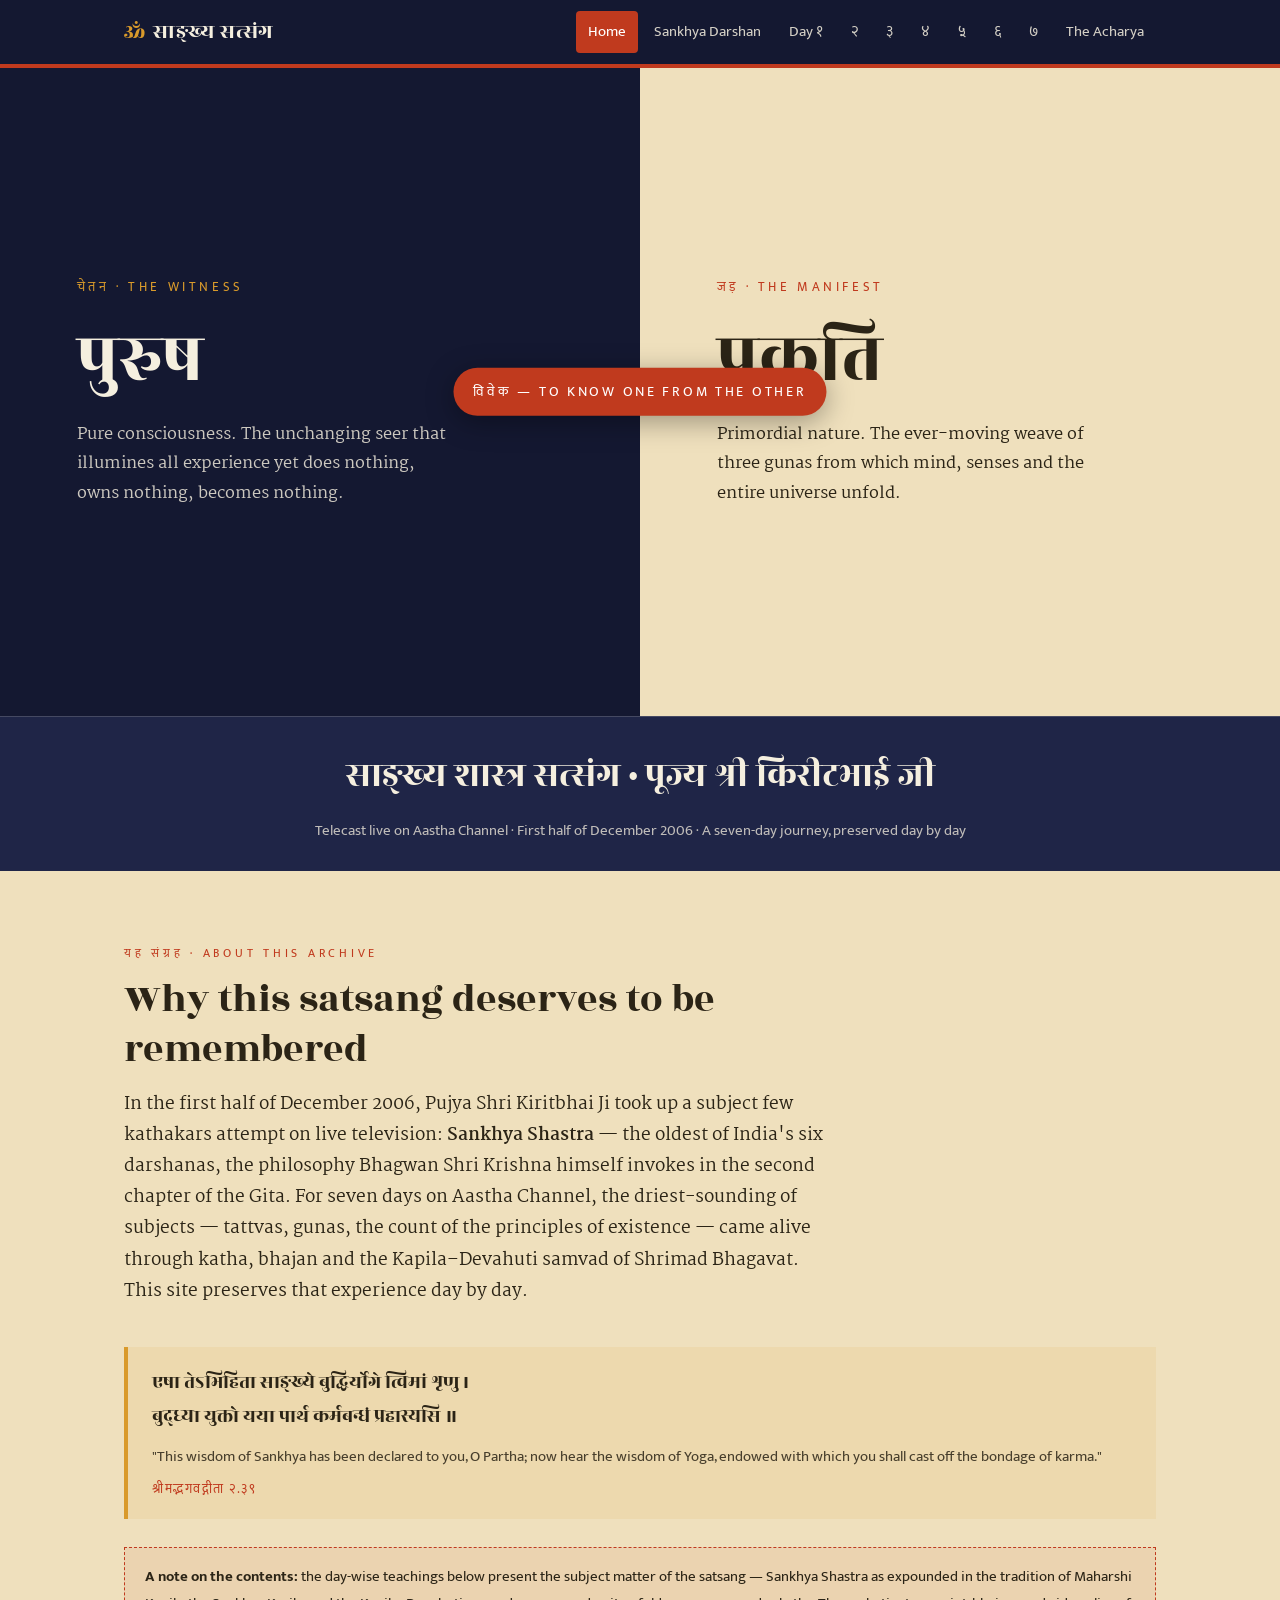
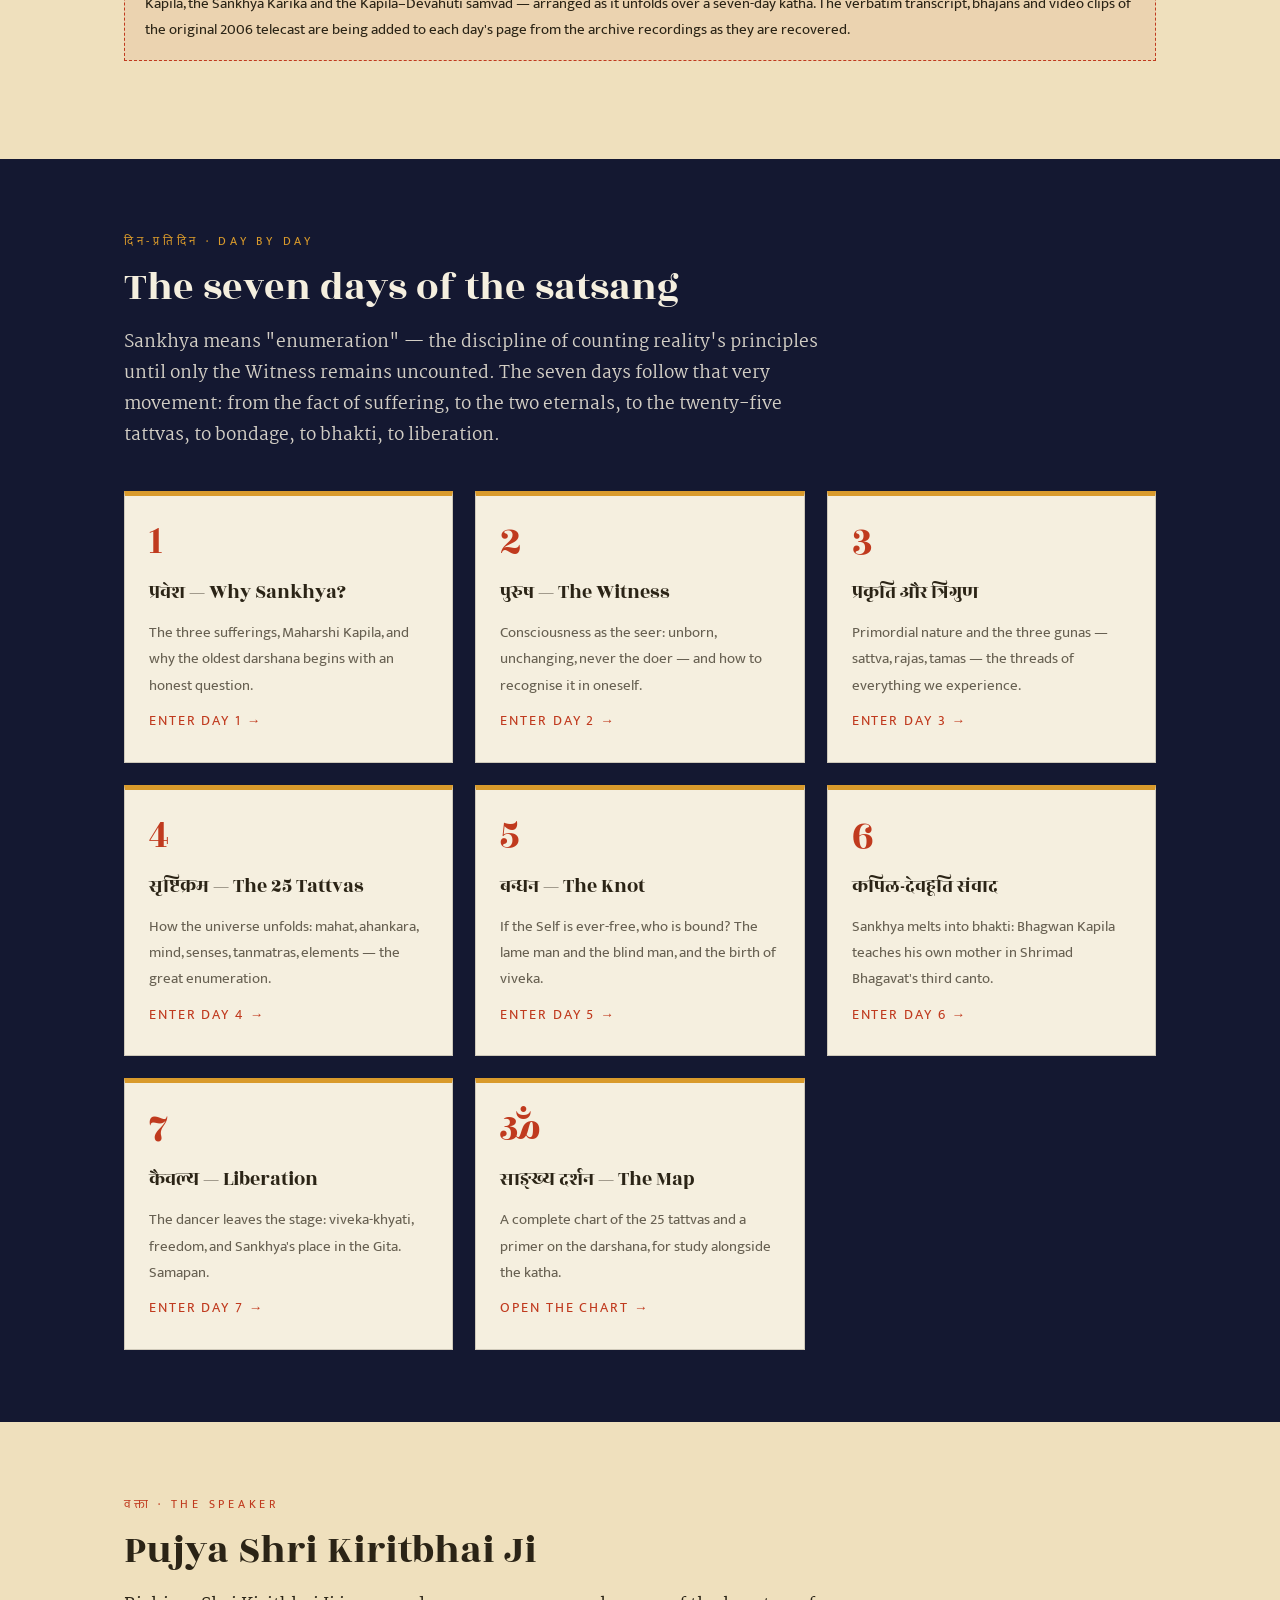
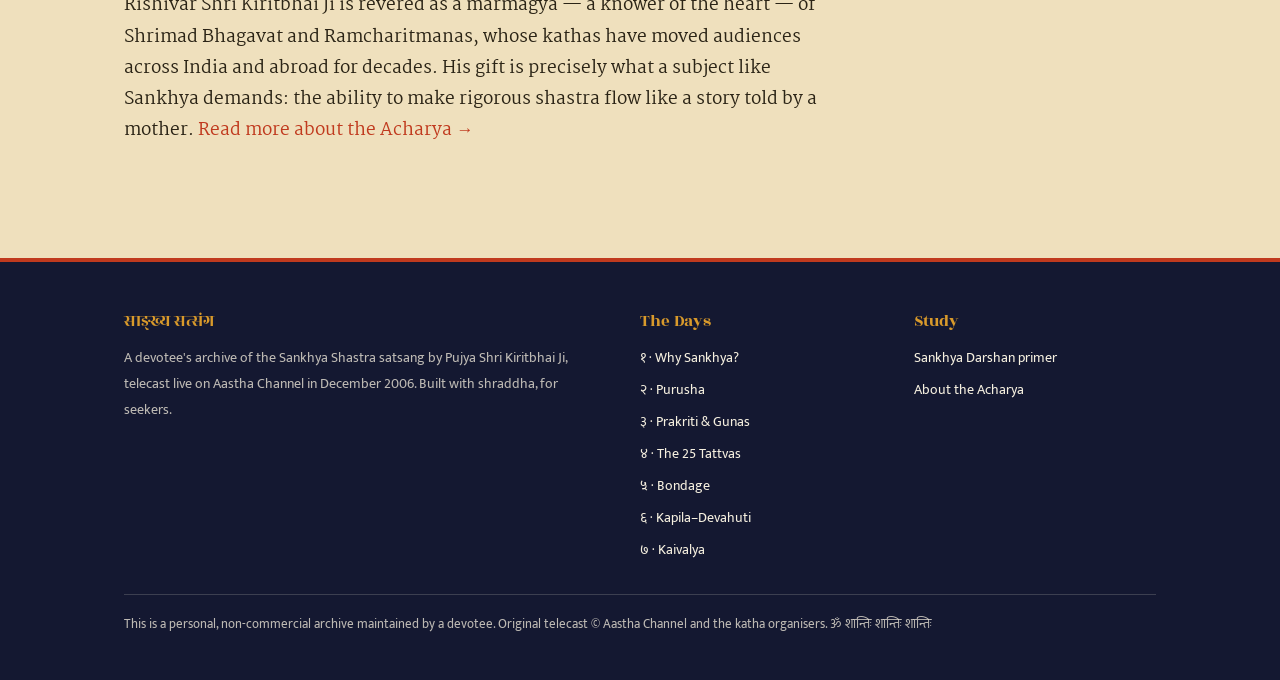
<file: index.html>
<!DOCTYPE html>
<html lang="hi">
<head>
<meta charset="UTF-8">
<meta name="viewport" content="width=device-width, initial-scale=1.0">
<title>साङ्ख्य सत्संग — Sankhya Shastra Satsang · Pujya Kiritbhai Ji · December 2006</title>
<meta name="description" content="A day-wise archive of the Sankhya Shastra satsang by Pujya Shri Kiritbhai Ji, telecast live on Aastha Channel in December 2006 — teachings, bhajans and video clips.">
<link rel="preconnect" href="https://fonts.googleapis.com">
<link rel="preconnect" href="https://fonts.gstatic.com" crossorigin>
<link href="https://fonts.googleapis.com/css2?family=Rozha+One&family=Martel:wght@400;600&family=Mukta:wght@400;500;600&display=swap" rel="stylesheet">
<link rel="stylesheet" href="css/style.css">
</head>
<body>

<header class="site-header">
  <div class="wrap">
    <a class="brand" href="index.html"><span class="om">ॐ</span>साङ्ख्य सत्संग</a>
    <nav class="main-nav" aria-label="Primary">
      <a href="index.html">Home</a>
      <a href="sankhya.html">Sankhya Darshan</a>
      <a href="day1.html">Day १</a>
      <a href="day2.html">२</a>
      <a href="day3.html">३</a>
      <a href="day4.html">४</a>
      <a href="day5.html">५</a>
      <a href="day6.html">६</a>
      <a href="day7.html">७</a>
      <a href="acharya.html">The Acharya</a>
    </nav>
  </div>
</header>

<main>

  <!-- The duality, made visual -->
  <div class="hero" role="img" aria-label="The two eternal principles of Sankhya: Purusha and Prakriti">
    <div class="hero-half hero-purusha">
      <div class="hero-eyebrow">चेतन · The Witness</div>
      <div class="hero-word">पुरुष</div>
      <p class="hero-def">Pure consciousness. The unchanging seer that illumines all experience yet does nothing, owns nothing, becomes nothing.</p>
    </div>
    <div class="hero-half hero-prakriti">
      <div class="hero-eyebrow">जड़ · The Manifest</div>
      <div class="hero-word">प्रकृति</div>
      <p class="hero-def">Primordial nature. The ever-moving weave of three gunas from which mind, senses and the entire universe unfold.</p>
    </div>
    <div class="hero-bridge">विवेक — to know one from the other</div>
  </div>

  <div class="hero-banner">
    <h1>साङ्ख्य शास्त्र सत्संग · पूज्य श्री किरीटभाई जी</h1>
    <p>Telecast live on Aastha Channel · First half of December 2006 · A seven-day journey, preserved day by day</p>
  </div>

  <!-- About this archive -->
  <section class="band">
    <div class="wrap">
      <div class="section-head reveal">
        <span class="eyebrow">यह संग्रह · About this archive</span>
        <h2>Why this satsang deserves to be remembered</h2>
        <p class="lede">In the first half of December 2006, Pujya Shri Kiritbhai Ji took up a subject few kathakars attempt on live television: <strong>Sankhya Shastra</strong> — the oldest of India's six darshanas, the philosophy Bhagwan Shri Krishna himself invokes in the second chapter of the Gita. For seven days on Aastha Channel, the driest-sounding of subjects — tattvas, gunas, the count of the principles of existence — came alive through katha, bhajan and the Kapila–Devahuti samvad of Shrimad Bhagavat. This site preserves that experience day by day.</p>
      </div>

      <div class="shloka reveal">
        <div class="sa">एषा तेऽभिहिता साङ्ख्ये बुद्धिर्योगे त्विमां शृणु ।<br>बुद्ध्या युक्तो यया पार्थ कर्मबन्धं प्रहास्यसि ॥</div>
        <div class="tr">"This wisdom of Sankhya has been declared to you, O Partha; now hear the wisdom of Yoga, endowed with which you shall cast off the bondage of karma."</div>
        <div class="src">श्रीमद्भगवद्गीता २.३९</div>
      </div>

      <div class="archive-note reveal">
        <strong>A note on the contents:</strong> the day-wise teachings below present the subject matter of the satsang — Sankhya Shastra as expounded in the tradition of Maharshi Kapila, the Sankhya Karika and the Kapila–Devahuti samvad — arranged as it unfolds over a seven-day katha. The verbatim transcript, bhajans and video clips of the original 2006 telecast are being added to each day's page from the archive recordings as they are recovered.
      </div>
    </div>
  </section>

  <!-- Day-wise navigation -->
  <section class="band band-dark">
    <div class="wrap">
      <div class="section-head reveal">
        <span class="eyebrow">दिन-प्रतिदिन · Day by day</span>
        <h2>The seven days of the satsang</h2>
        <p class="lede">Sankhya means "enumeration" — the discipline of counting reality's principles until only the Witness remains uncounted. The seven days follow that very movement: from the fact of suffering, to the two eternals, to the twenty-five tattvas, to bondage, to bhakti, to liberation.</p>
      </div>

      <div class="day-grid">
        <a class="day-card reveal" href="day1.html">
          <div class="day-num">१</div>
          <h3>प्रवेश — Why Sankhya?</h3>
          <p class="day-sub">The three sufferings, Maharshi Kapila, and why the oldest darshana begins with an honest question.</p>
          <span class="day-go">Enter Day 1 →</span>
        </a>
        <a class="day-card reveal" href="day2.html">
          <div class="day-num">२</div>
          <h3>पुरुष — The Witness</h3>
          <p class="day-sub">Consciousness as the seer: unborn, unchanging, never the doer — and how to recognise it in oneself.</p>
          <span class="day-go">Enter Day 2 →</span>
        </a>
        <a class="day-card reveal" href="day3.html">
          <div class="day-num">३</div>
          <h3>प्रकृति और त्रिगुण</h3>
          <p class="day-sub">Primordial nature and the three gunas — sattva, rajas, tamas — the threads of everything we experience.</p>
          <span class="day-go">Enter Day 3 →</span>
        </a>
        <a class="day-card reveal" href="day4.html">
          <div class="day-num">४</div>
          <h3>सृष्टिक्रम — The 25 Tattvas</h3>
          <p class="day-sub">How the universe unfolds: mahat, ahankara, mind, senses, tanmatras, elements — the great enumeration.</p>
          <span class="day-go">Enter Day 4 →</span>
        </a>
        <a class="day-card reveal" href="day5.html">
          <div class="day-num">५</div>
          <h3>बन्धन — The Knot</h3>
          <p class="day-sub">If the Self is ever-free, who is bound? The lame man and the blind man, and the birth of viveka.</p>
          <span class="day-go">Enter Day 5 →</span>
        </a>
        <a class="day-card reveal" href="day6.html">
          <div class="day-num">६</div>
          <h3>कपिल-देवहूति संवाद</h3>
          <p class="day-sub">Sankhya melts into bhakti: Bhagwan Kapila teaches his own mother in Shrimad Bhagavat's third canto.</p>
          <span class="day-go">Enter Day 6 →</span>
        </a>
        <a class="day-card reveal" href="day7.html">
          <div class="day-num">७</div>
          <h3>कैवल्य — Liberation</h3>
          <p class="day-sub">The dancer leaves the stage: viveka-khyati, freedom, and Sankhya's place in the Gita. Samapan.</p>
          <span class="day-go">Enter Day 7 →</span>
        </a>
        <a class="day-card reveal" href="sankhya.html">
          <div class="day-num">ॐ</div>
          <h3>साङ्ख्य दर्शन — The Map</h3>
          <p class="day-sub">A complete chart of the 25 tattvas and a primer on the darshana, for study alongside the katha.</p>
          <span class="day-go">Open the chart →</span>
        </a>
      </div>
    </div>
  </section>

  <!-- The vakta -->
  <section class="band">
    <div class="wrap">
      <div class="section-head reveal">
        <span class="eyebrow">वक्ता · The speaker</span>
        <h2>Pujya Shri Kiritbhai Ji</h2>
        <p class="lede">Rishivar Shri Kiritbhai Ji is revered as a marmagya — a knower of the heart — of Shrimad Bhagavat and Ramcharitmanas, whose kathas have moved audiences across India and abroad for decades. His gift is precisely what a subject like Sankhya demands: the ability to make rigorous shastra flow like a story told by a mother. <a href="acharya.html">Read more about the Acharya →</a></p>
      </div>
    </div>
  </section>

</main>

<footer class="site-footer">
  <div class="wrap">
    <div class="foot-grid">
      <div>
        <h4>साङ्ख्य सत्संग</h4>
        <p>A devotee's archive of the Sankhya Shastra satsang by Pujya Shri Kiritbhai Ji, telecast live on Aastha Channel in December 2006. Built with shraddha, for seekers.</p>
      </div>
      <div>
        <h4>The Days</h4>
        <ul>
          <li><a href="day1.html">१ · Why Sankhya?</a></li>
          <li><a href="day2.html">२ · Purusha</a></li>
          <li><a href="day3.html">३ · Prakriti &amp; Gunas</a></li>
          <li><a href="day4.html">४ · The 25 Tattvas</a></li>
          <li><a href="day5.html">५ · Bondage</a></li>
          <li><a href="day6.html">६ · Kapila–Devahuti</a></li>
          <li><a href="day7.html">७ · Kaivalya</a></li>
        </ul>
      </div>
      <div>
        <h4>Study</h4>
        <ul>
          <li><a href="sankhya.html">Sankhya Darshan primer</a></li>
          <li><a href="acharya.html">About the Acharya</a></li>
        </ul>
      </div>
    </div>
    <p class="foot-note">This is a personal, non-commercial archive maintained by a devotee. Original telecast © Aastha Channel and the katha organisers. ॐ शान्तिः शान्तिः शान्तिः</p>
  </div>
</footer>

<script src="js/main.js"></script>
</body>
</html>
</file>
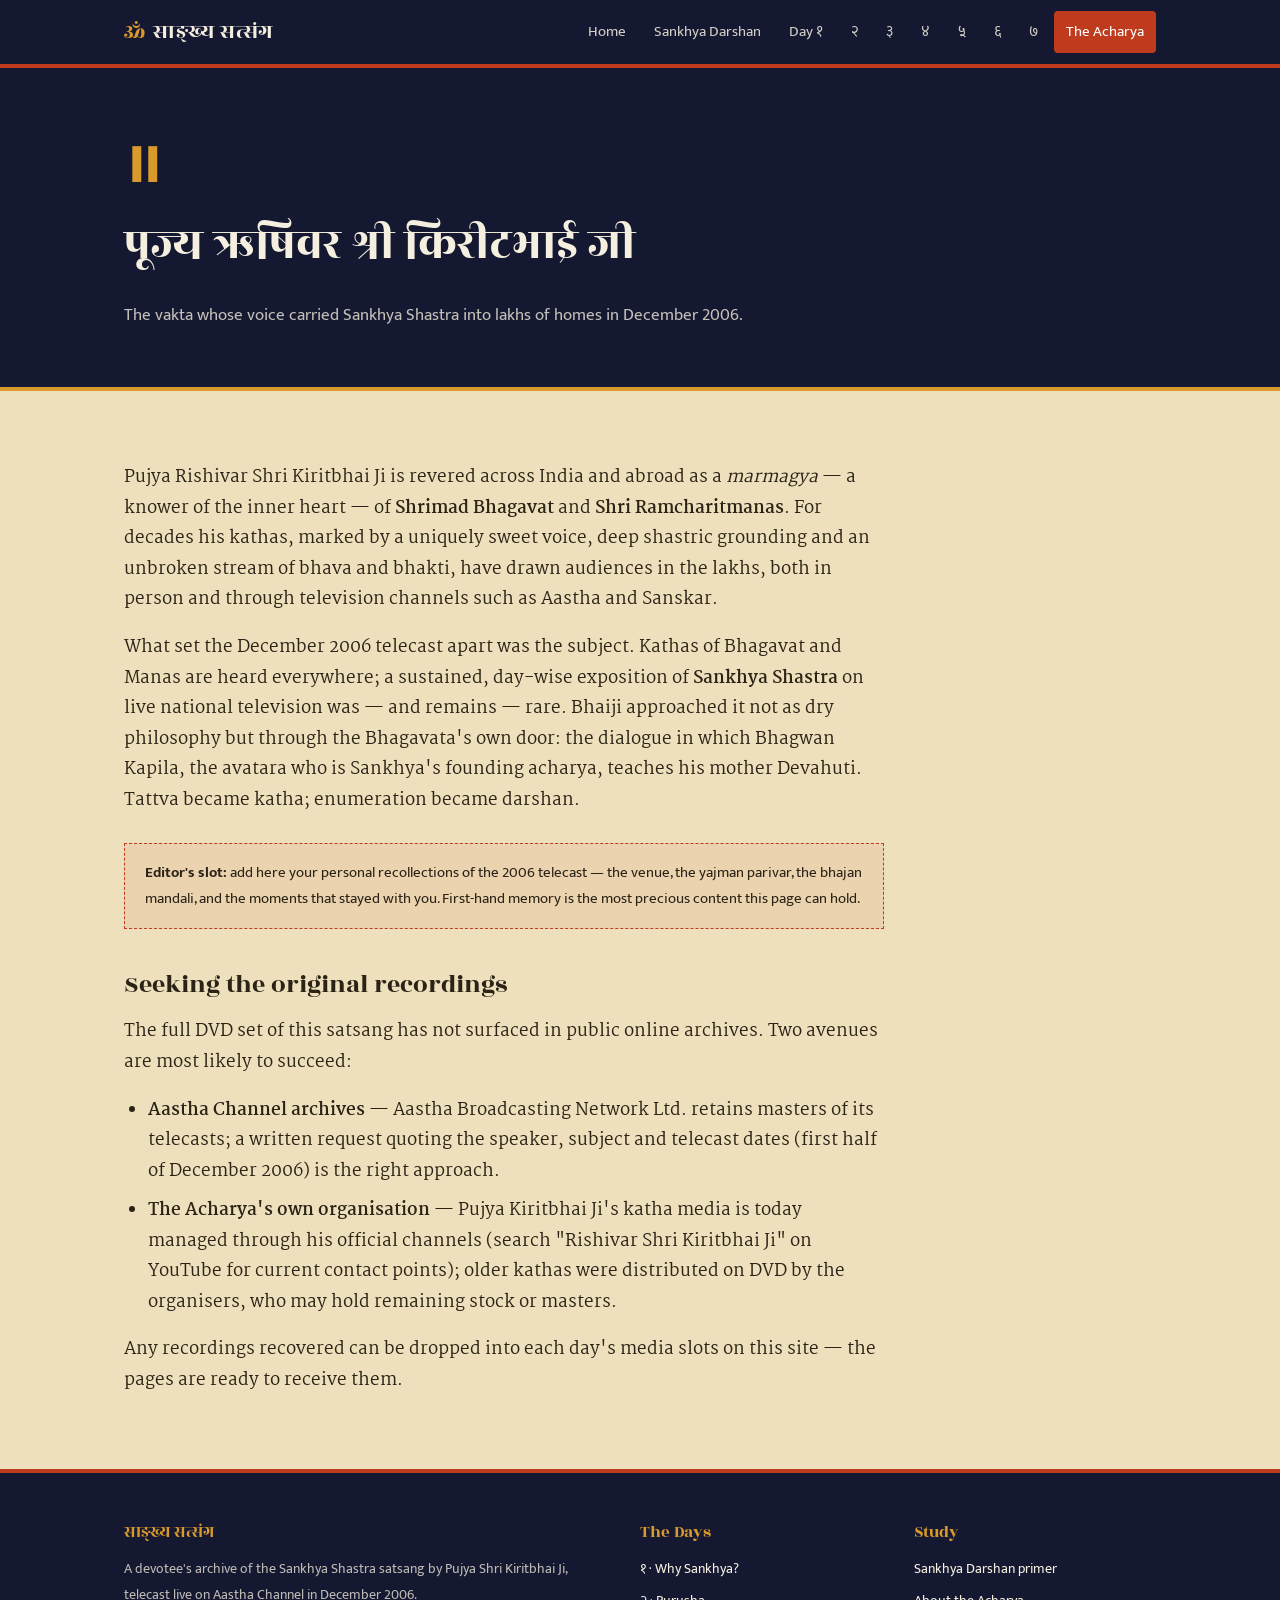
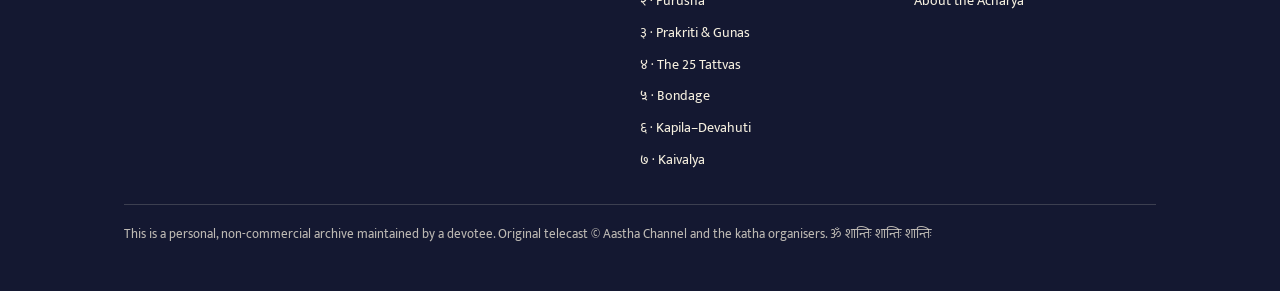
<file: acharya.html>
<!DOCTYPE html>
<html lang="hi">
<head>
<meta charset="UTF-8">
<meta name="viewport" content="width=device-width, initial-scale=1.0">
<title>The Acharya — Pujya Shri Kiritbhai Ji · Sankhya Satsang</title>
<meta name="description" content="About Pujya Rishivar Shri Kiritbhai Ji, the vakta of the December 2006 Sankhya Shastra satsang on Aastha Channel.">
<link rel="preconnect" href="https://fonts.googleapis.com">
<link rel="preconnect" href="https://fonts.gstatic.com" crossorigin>
<link href="https://fonts.googleapis.com/css2?family=Rozha+One&family=Martel:wght@400;600&family=Mukta:wght@400;500;600&display=swap" rel="stylesheet">
<link rel="stylesheet" href="css/style.css">
</head>
<body>

<header class="site-header">
  <div class="wrap">
    <a class="brand" href="index.html"><span class="om">ॐ</span>साङ्ख्य सत्संग</a>
    <nav class="main-nav" aria-label="Primary">
      <a href="index.html">Home</a>
      <a href="sankhya.html">Sankhya Darshan</a>
      <a href="day1.html">Day १</a>
      <a href="day2.html">२</a>
      <a href="day3.html">३</a>
      <a href="day4.html">४</a>
      <a href="day5.html">५</a>
      <a href="day6.html">६</a>
      <a href="day7.html">७</a>
      <a href="acharya.html">The Acharya</a>
    </nav>
  </div>
</header>

<main>
  <div class="day-hero">
    <div class="wrap">
      <div class="day-num">॥</div>
      <h1>पूज्य ऋषिवर श्री किरीटभाई जी</h1>
      <p class="day-sub">The vakta whose voice carried Sankhya Shastra into lakhs of homes in December 2006.</p>
    </div>
  </div>

  <section class="band">
    <div class="wrap">
      <article class="teaching">
        <p>Pujya Rishivar Shri Kiritbhai Ji is revered across India and abroad as a <em>marmagya</em> — a knower of the inner heart — of <strong>Shrimad Bhagavat</strong> and <strong>Shri Ramcharitmanas</strong>. For decades his kathas, marked by a uniquely sweet voice, deep shastric grounding and an unbroken stream of bhava and bhakti, have drawn audiences in the lakhs, both in person and through television channels such as Aastha and Sanskar.</p>
        <p>What set the December 2006 telecast apart was the subject. Kathas of Bhagavat and Manas are heard everywhere; a sustained, day-wise exposition of <strong>Sankhya Shastra</strong> on live national television was — and remains — rare. Bhaiji approached it not as dry philosophy but through the Bhagavata's own door: the dialogue in which Bhagwan Kapila, the avatara who is Sankhya's founding acharya, teaches his mother Devahuti. Tattva became katha; enumeration became darshan.</p>

        <div class="archive-note">
          <strong>Editor's slot:</strong> add here your personal recollections of the 2006 telecast — the venue, the yajman parivar, the bhajan mandali, and the moments that stayed with you. First-hand memory is the most precious content this page can hold.
        </div>

        <h2>Seeking the original recordings</h2>
        <p>The full DVD set of this satsang has not surfaced in public online archives. Two avenues are most likely to succeed:</p>
        <ul>
          <li><strong>Aastha Channel archives</strong> — Aastha Broadcasting Network Ltd. retains masters of its telecasts; a written request quoting the speaker, subject and telecast dates (first half of December 2006) is the right approach.</li>
          <li><strong>The Acharya's own organisation</strong> — Pujya Kiritbhai Ji's katha media is today managed through his official channels (search "Rishivar Shri Kiritbhai Ji" on YouTube for current contact points); older kathas were distributed on DVD by the organisers, who may hold remaining stock or masters.</li>
        </ul>
        <p>Any recordings recovered can be dropped into each day's media slots on this site — the pages are ready to receive them.</p>
      </article>
    </div>
  </section>
</main>

<footer class="site-footer">
  <div class="wrap">
    <div class="foot-grid">
      <div>
        <h4>साङ्ख्य सत्संग</h4>
        <p>A devotee's archive of the Sankhya Shastra satsang by Pujya Shri Kiritbhai Ji, telecast live on Aastha Channel in December 2006.</p>
      </div>
      <div>
        <h4>The Days</h4>
        <ul>
          <li><a href="day1.html">१ · Why Sankhya?</a></li>
          <li><a href="day2.html">२ · Purusha</a></li>
          <li><a href="day3.html">३ · Prakriti &amp; Gunas</a></li>
          <li><a href="day4.html">४ · The 25 Tattvas</a></li>
          <li><a href="day5.html">५ · Bondage</a></li>
          <li><a href="day6.html">६ · Kapila–Devahuti</a></li>
          <li><a href="day7.html">७ · Kaivalya</a></li>
        </ul>
      </div>
      <div>
        <h4>Study</h4>
        <ul>
          <li><a href="sankhya.html">Sankhya Darshan primer</a></li>
          <li><a href="acharya.html">About the Acharya</a></li>
        </ul>
      </div>
    </div>
    <p class="foot-note">This is a personal, non-commercial archive maintained by a devotee. Original telecast © Aastha Channel and the katha organisers. ॐ शान्तिः शान्तिः शान्तिः</p>
  </div>
</footer>

<script src="js/main.js"></script>
</body>
</html>
</file>
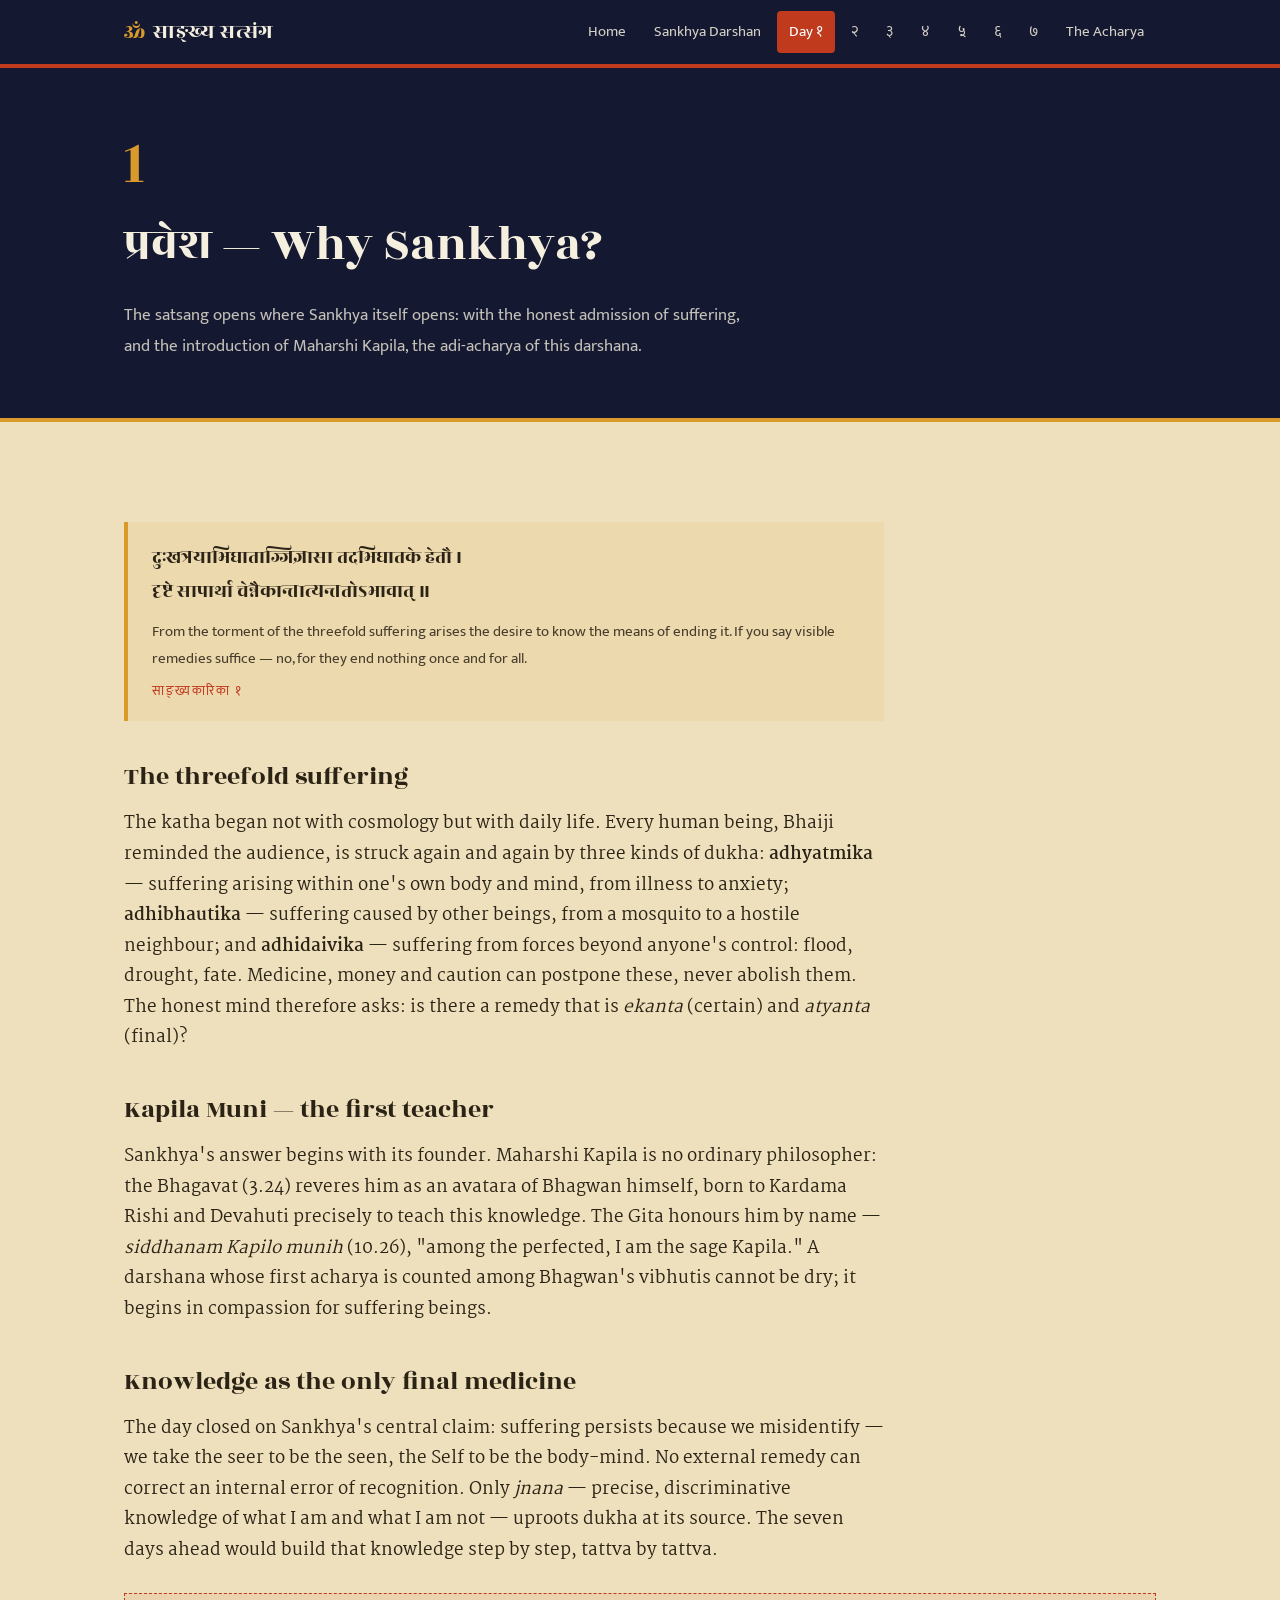
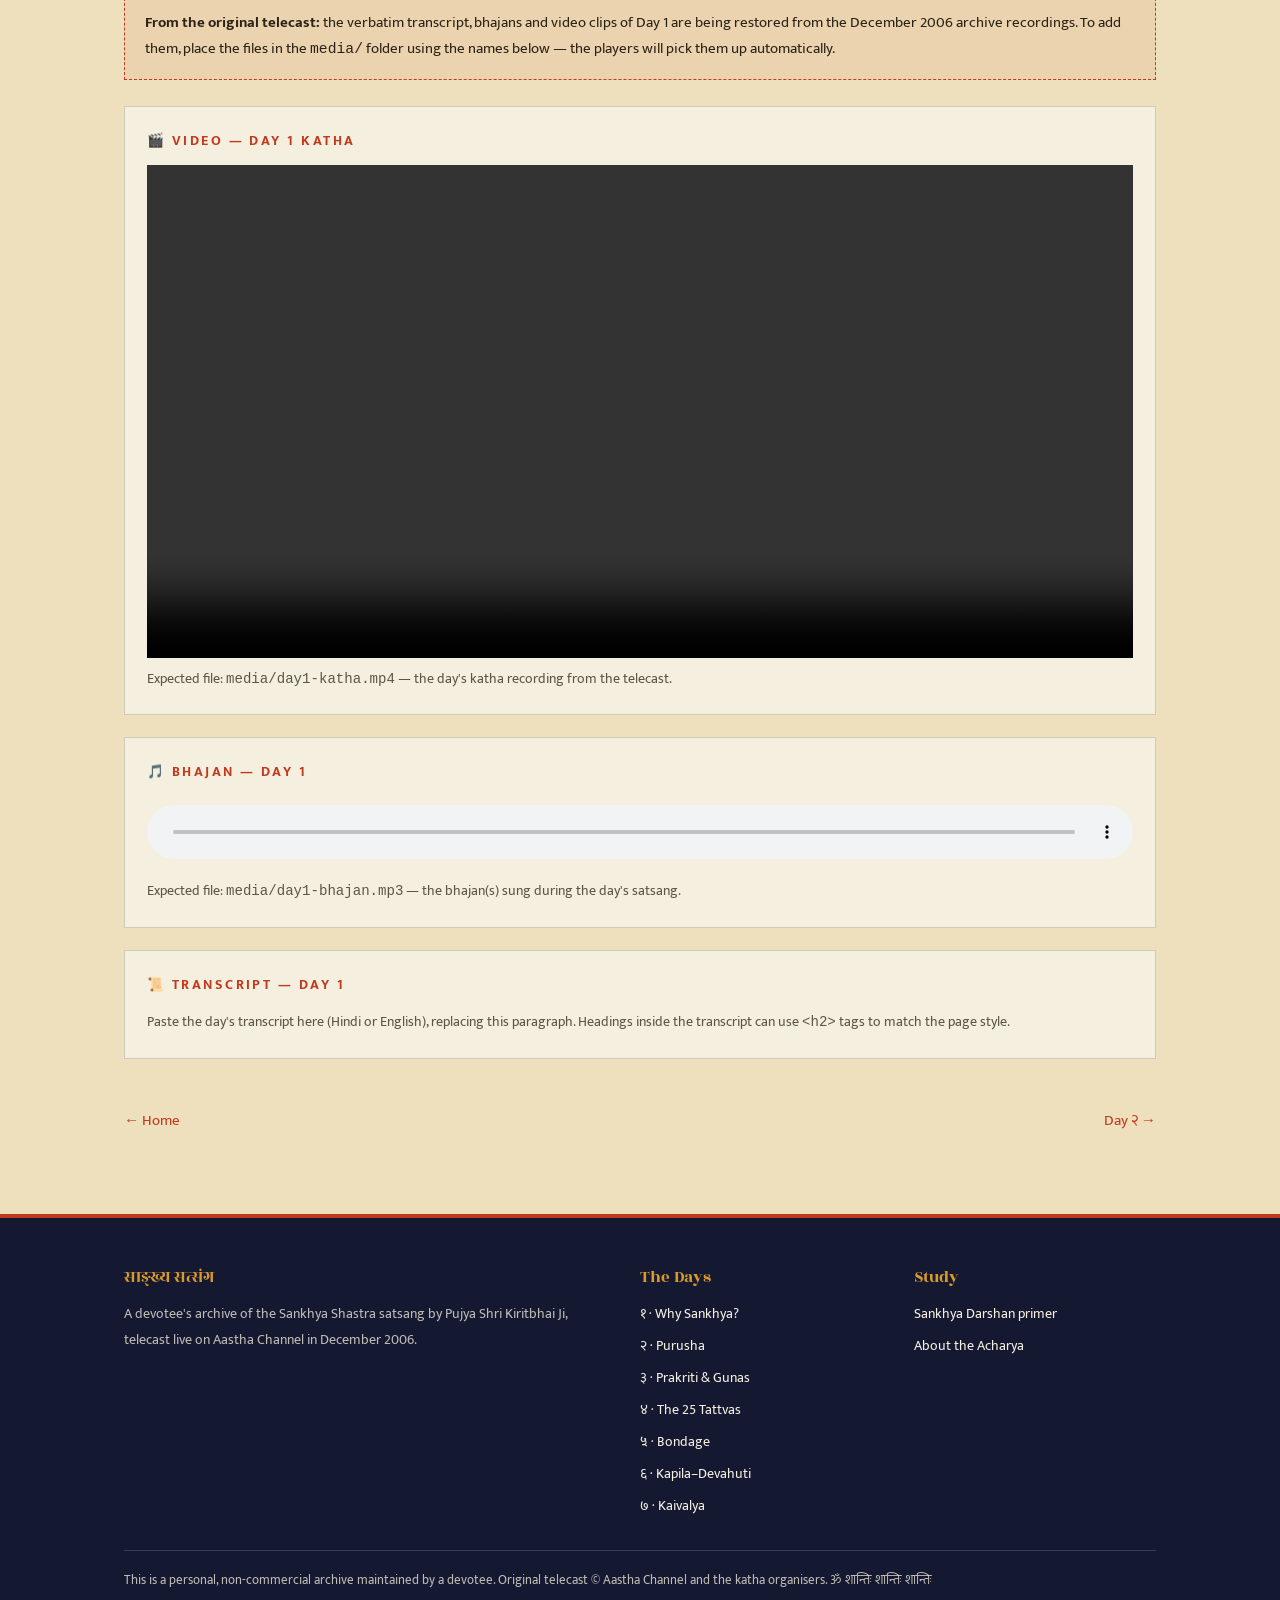
<file: day1.html>
<!DOCTYPE html>
<html lang="hi">
<head>
<meta charset="UTF-8">
<meta name="viewport" content="width=device-width, initial-scale=1.0">
<title>Day 1 · प्रवेश · Sankhya Satsang</title>
<meta name="description" content="Day 1 of the Sankhya Shastra satsang by Pujya Shri Kiritbhai Ji (Aastha Channel, December 2006): प्रवेश.">
<link rel="preconnect" href="https://fonts.googleapis.com">
<link rel="preconnect" href="https://fonts.gstatic.com" crossorigin>
<link href="https://fonts.googleapis.com/css2?family=Rozha+One&family=Martel:wght@400;600&family=Mukta:wght@400;500;600&display=swap" rel="stylesheet">
<link rel="stylesheet" href="css/style.css">
</head>
<body>

<header class="site-header">
  <div class="wrap">
    <a class="brand" href="index.html"><span class="om">ॐ</span>साङ्ख्य सत्संग</a>
    <nav class="main-nav" aria-label="Primary">
      <a href="index.html">Home</a>
      <a href="sankhya.html">Sankhya Darshan</a>
      <a href="day1.html">Day १</a>
      <a href="day2.html">२</a>
      <a href="day3.html">३</a>
      <a href="day4.html">४</a>
      <a href="day5.html">५</a>
      <a href="day6.html">६</a>
      <a href="day7.html">७</a>
      <a href="acharya.html">The Acharya</a>
    </nav>
  </div>
</header>

<main>
  <div class="day-hero">
    <div class="wrap">
      <div class="day-num">१</div>
      <h1>प्रवेश — Why Sankhya?</h1>
      <p class="day-sub">The satsang opens where Sankhya itself opens: with the honest admission of suffering, and the introduction of Maharshi Kapila, the adi-acharya of this darshana.</p>
    </div>
  </div>

  <section class="band">
    <div class="wrap">
      <article class="teaching reveal">
        <div class="shloka">
          <div class="sa">दुःखत्रयाभिघाताज्जिज्ञासा तदभिघातके हेतौ ।<br>दृष्टे सापार्था चेन्नैकान्तात्यन्ततोऽभावात् ॥</div>
          <div class="tr">From the torment of the threefold suffering arises the desire to know the means of ending it. If you say visible remedies suffice — no, for they end nothing once and for all.</div>
          <div class="src">साङ्ख्यकारिका १</div>
        </div>
        
<h2>The threefold suffering</h2>
<p>The katha began not with cosmology but with daily life. Every human being, Bhaiji reminded the audience, is struck again and again by three kinds of dukha: <strong>adhyatmika</strong> — suffering arising within one's own body and mind, from illness to anxiety; <strong>adhibhautika</strong> — suffering caused by other beings, from a mosquito to a hostile neighbour; and <strong>adhidaivika</strong> — suffering from forces beyond anyone's control: flood, drought, fate. Medicine, money and caution can postpone these, never abolish them. The honest mind therefore asks: is there a remedy that is <em>ekanta</em> (certain) and <em>atyanta</em> (final)?</p>
<h2>Kapila Muni — the first teacher</h2>
<p>Sankhya's answer begins with its founder. Maharshi Kapila is no ordinary philosopher: the Bhagavat (3.24) reveres him as an avatara of Bhagwan himself, born to Kardama Rishi and Devahuti precisely to teach this knowledge. The Gita honours him by name — <em>siddhanam Kapilo munih</em> (10.26), "among the perfected, I am the sage Kapila." A darshana whose first acharya is counted among Bhagwan's vibhutis cannot be dry; it begins in compassion for suffering beings.</p>
<h2>Knowledge as the only final medicine</h2>
<p>The day closed on Sankhya's central claim: suffering persists because we misidentify — we take the seer to be the seen, the Self to be the body-mind. No external remedy can correct an internal error of recognition. Only <em>jnana</em> — precise, discriminative knowledge of what I am and what I am not — uproots dukha at its source. The seven days ahead would build that knowledge step by step, tattva by tattva.</p>

      </article>

      <div class="archive-note reveal">
        <strong>From the original telecast:</strong> the verbatim transcript, bhajans and video clips of Day 1 are being restored from the December 2006 archive recordings. To add them, place the files in the <code>media/</code> folder using the names below — the players will pick them up automatically.
      </div>

      <div class="media-block reveal">
        <h4>🎬 Video — Day 1 katha</h4>
        <video controls preload="none">
          <source src="media/day1-katha.mp4" type="video/mp4">
          Your browser does not support the video tag.
        </video>
        <p class="caption">Expected file: <code>media/day1-katha.mp4</code> — the day's katha recording from the telecast.</p>
      </div>

      <div class="media-block reveal">
        <h4>🎵 Bhajan — Day 1</h4>
        <audio controls preload="none" src="media/day1-bhajan.mp3"></audio>
        <p class="caption">Expected file: <code>media/day1-bhajan.mp3</code> — the bhajan(s) sung during the day's satsang.</p>
      </div>

      <div class="media-block reveal">
        <h4>📜 Transcript — Day 1</h4>
        <p class="caption">Paste the day's transcript here (Hindi or English), replacing this paragraph. Headings inside the transcript can use <code>&lt;h2&gt;</code> tags to match the page style.</p>
      </div>

      <div class="day-nav-row">
        <span><a href="index.html">← Home</a></span>
        <span><a href="day2.html">Day २ →</a></span>
      </div>
    </div>
  </section>
</main>

<footer class="site-footer">
  <div class="wrap">
    <div class="foot-grid">
      <div>
        <h4>साङ्ख्य सत्संग</h4>
        <p>A devotee's archive of the Sankhya Shastra satsang by Pujya Shri Kiritbhai Ji, telecast live on Aastha Channel in December 2006.</p>
      </div>
      <div>
        <h4>The Days</h4>
        <ul>
          <li><a href="day1.html">१ · Why Sankhya?</a></li>
          <li><a href="day2.html">२ · Purusha</a></li>
          <li><a href="day3.html">३ · Prakriti &amp; Gunas</a></li>
          <li><a href="day4.html">४ · The 25 Tattvas</a></li>
          <li><a href="day5.html">५ · Bondage</a></li>
          <li><a href="day6.html">६ · Kapila–Devahuti</a></li>
          <li><a href="day7.html">७ · Kaivalya</a></li>
        </ul>
      </div>
      <div>
        <h4>Study</h4>
        <ul>
          <li><a href="sankhya.html">Sankhya Darshan primer</a></li>
          <li><a href="acharya.html">About the Acharya</a></li>
        </ul>
      </div>
    </div>
    <p class="foot-note">This is a personal, non-commercial archive maintained by a devotee. Original telecast © Aastha Channel and the katha organisers. ॐ शान्तिः शान्तिः शान्तिः</p>
  </div>
</footer>

<script src="js/main.js"></script>
</body>
</html>
</file>
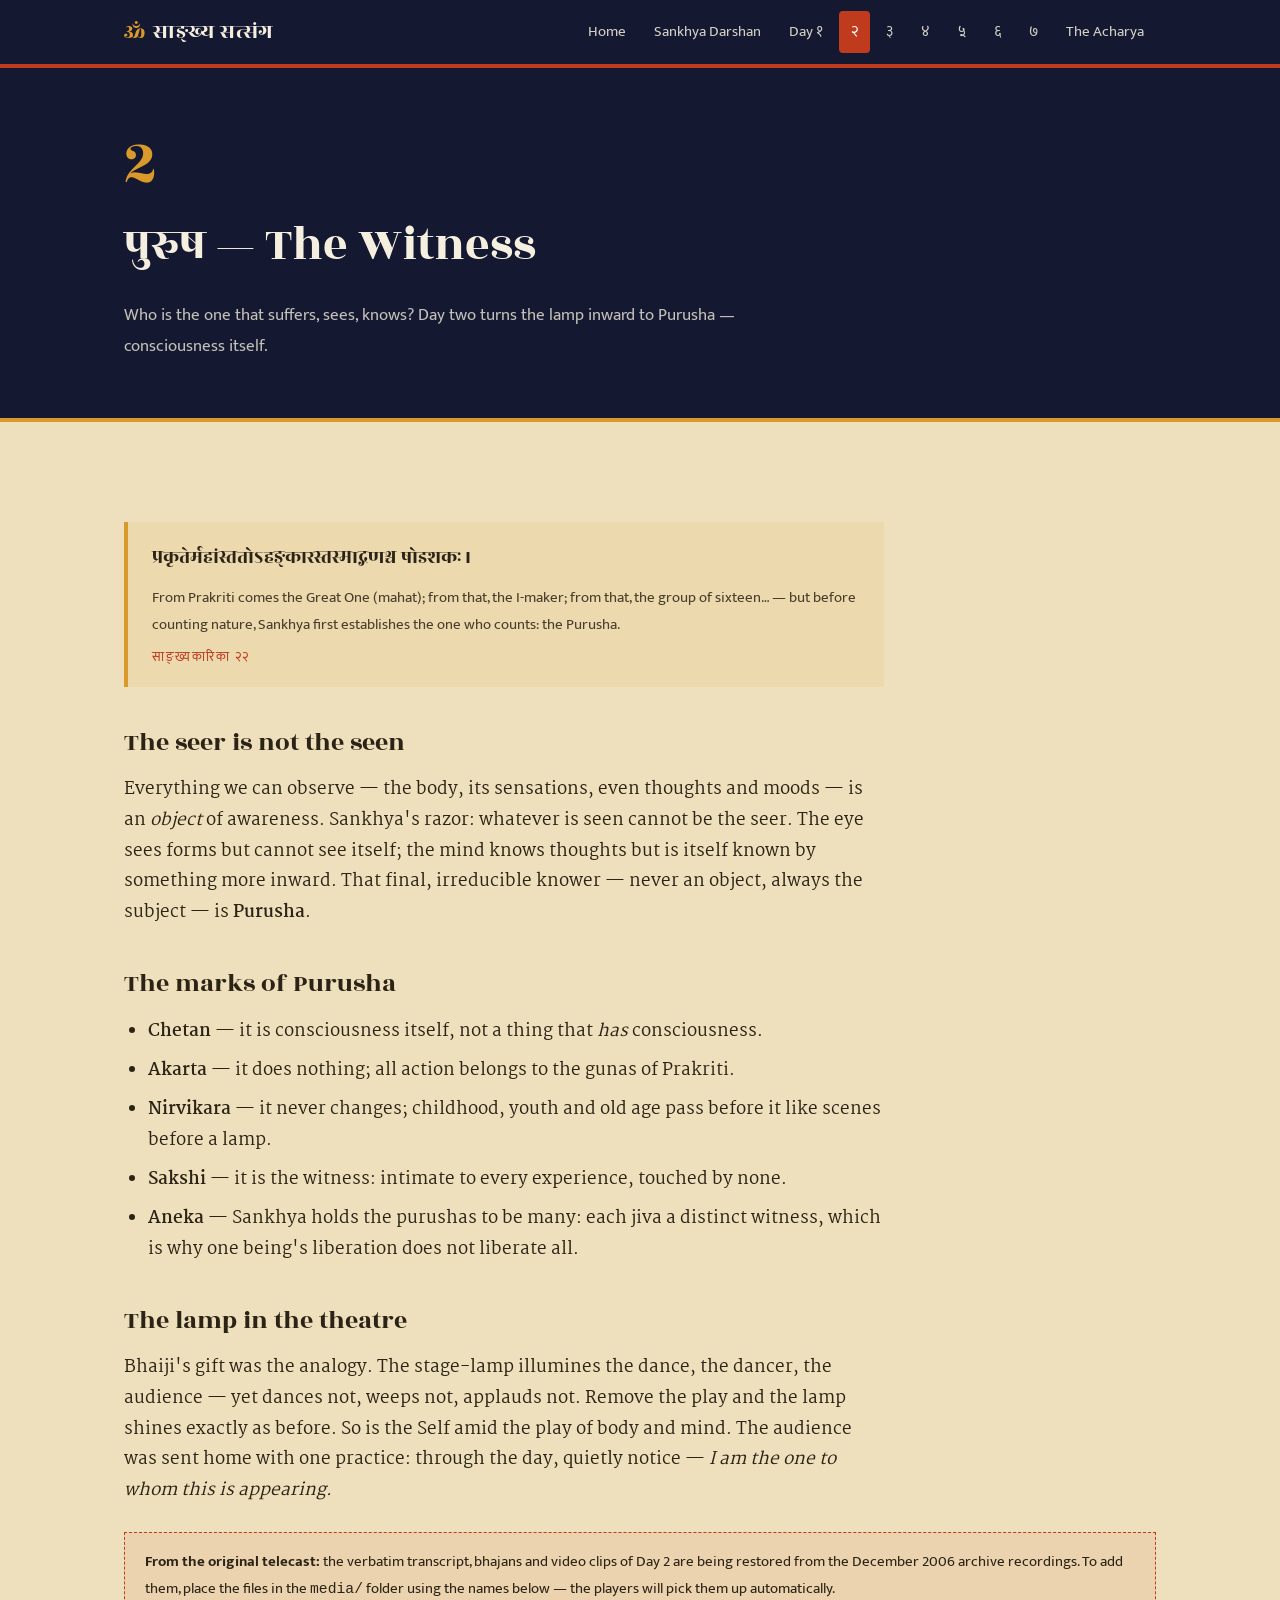
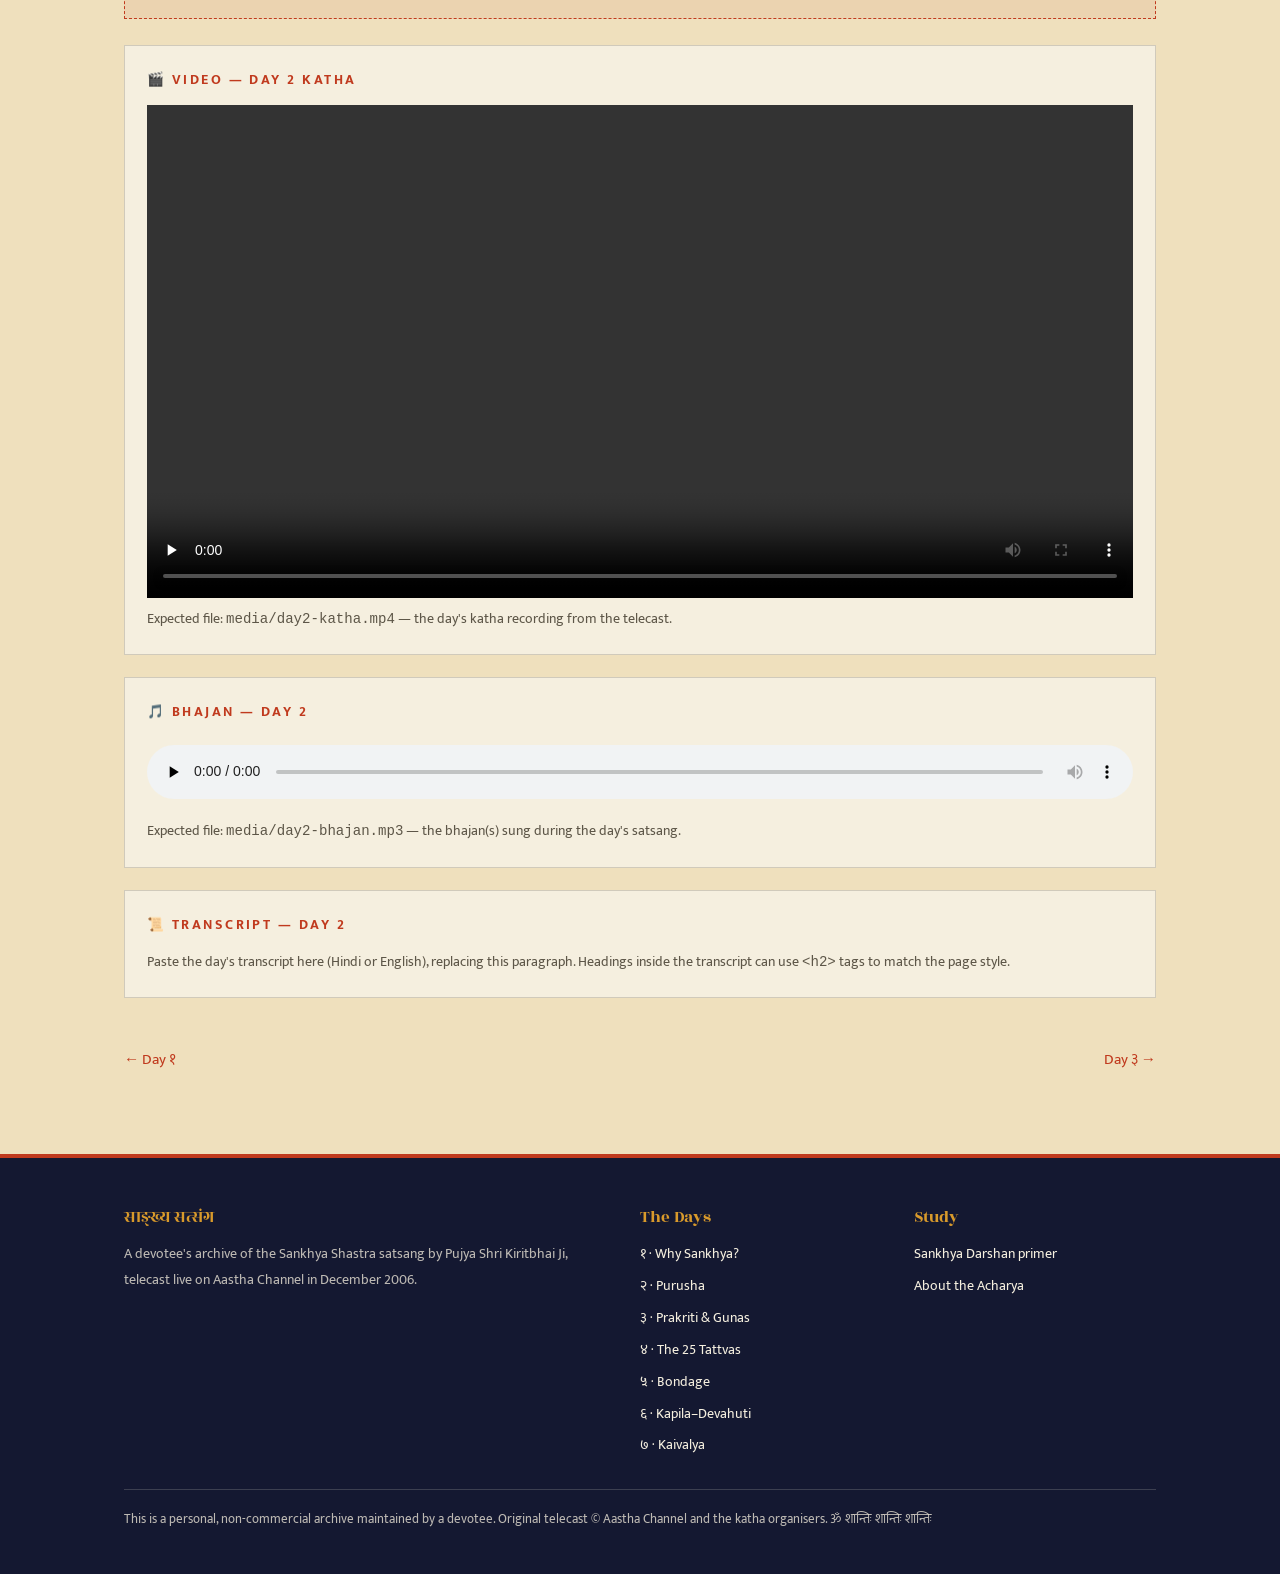
<file: day2.html>
<!DOCTYPE html>
<html lang="hi">
<head>
<meta charset="UTF-8">
<meta name="viewport" content="width=device-width, initial-scale=1.0">
<title>Day 2 · पुरुष · Sankhya Satsang</title>
<meta name="description" content="Day 2 of the Sankhya Shastra satsang by Pujya Shri Kiritbhai Ji (Aastha Channel, December 2006): पुरुष.">
<link rel="preconnect" href="https://fonts.googleapis.com">
<link rel="preconnect" href="https://fonts.gstatic.com" crossorigin>
<link href="https://fonts.googleapis.com/css2?family=Rozha+One&family=Martel:wght@400;600&family=Mukta:wght@400;500;600&display=swap" rel="stylesheet">
<link rel="stylesheet" href="css/style.css">
</head>
<body>

<header class="site-header">
  <div class="wrap">
    <a class="brand" href="index.html"><span class="om">ॐ</span>साङ्ख्य सत्संग</a>
    <nav class="main-nav" aria-label="Primary">
      <a href="index.html">Home</a>
      <a href="sankhya.html">Sankhya Darshan</a>
      <a href="day1.html">Day १</a>
      <a href="day2.html">२</a>
      <a href="day3.html">३</a>
      <a href="day4.html">४</a>
      <a href="day5.html">५</a>
      <a href="day6.html">६</a>
      <a href="day7.html">७</a>
      <a href="acharya.html">The Acharya</a>
    </nav>
  </div>
</header>

<main>
  <div class="day-hero">
    <div class="wrap">
      <div class="day-num">२</div>
      <h1>पुरुष — The Witness</h1>
      <p class="day-sub">Who is the one that suffers, sees, knows? Day two turns the lamp inward to Purusha — consciousness itself.</p>
    </div>
  </div>

  <section class="band">
    <div class="wrap">
      <article class="teaching reveal">
        <div class="shloka">
          <div class="sa">प्रकृतेर्महांस्ततोऽहङ्कारस्तस्माद्गणश्च षोडशकः ।</div>
          <div class="tr">From Prakriti comes the Great One (mahat); from that, the I-maker; from that, the group of sixteen… — but before counting nature, Sankhya first establishes the one who counts: the Purusha.</div>
          <div class="src">साङ्ख्यकारिका २२</div>
        </div>
        
<h2>The seer is not the seen</h2>
<p>Everything we can observe — the body, its sensations, even thoughts and moods — is an <em>object</em> of awareness. Sankhya's razor: whatever is seen cannot be the seer. The eye sees forms but cannot see itself; the mind knows thoughts but is itself known by something more inward. That final, irreducible knower — never an object, always the subject — is <strong>Purusha</strong>.</p>
<h2>The marks of Purusha</h2>
<ul>
<li><strong>Chetan</strong> — it is consciousness itself, not a thing that <em>has</em> consciousness.</li>
<li><strong>Akarta</strong> — it does nothing; all action belongs to the gunas of Prakriti.</li>
<li><strong>Nirvikara</strong> — it never changes; childhood, youth and old age pass before it like scenes before a lamp.</li>
<li><strong>Sakshi</strong> — it is the witness: intimate to every experience, touched by none.</li>
<li><strong>Aneka</strong> — Sankhya holds the purushas to be many: each jiva a distinct witness, which is why one being's liberation does not liberate all.</li>
</ul>
<h2>The lamp in the theatre</h2>
<p>Bhaiji's gift was the analogy. The stage-lamp illumines the dance, the dancer, the audience — yet dances not, weeps not, applauds not. Remove the play and the lamp shines exactly as before. So is the Self amid the play of body and mind. The audience was sent home with one practice: through the day, quietly notice — <em>I am the one to whom this is appearing.</em></p>

      </article>

      <div class="archive-note reveal">
        <strong>From the original telecast:</strong> the verbatim transcript, bhajans and video clips of Day 2 are being restored from the December 2006 archive recordings. To add them, place the files in the <code>media/</code> folder using the names below — the players will pick them up automatically.
      </div>

      <div class="media-block reveal">
        <h4>🎬 Video — Day 2 katha</h4>
        <video controls preload="none">
          <source src="media/day2-katha.mp4" type="video/mp4">
          Your browser does not support the video tag.
        </video>
        <p class="caption">Expected file: <code>media/day2-katha.mp4</code> — the day's katha recording from the telecast.</p>
      </div>

      <div class="media-block reveal">
        <h4>🎵 Bhajan — Day 2</h4>
        <audio controls preload="none" src="media/day2-bhajan.mp3"></audio>
        <p class="caption">Expected file: <code>media/day2-bhajan.mp3</code> — the bhajan(s) sung during the day's satsang.</p>
      </div>

      <div class="media-block reveal">
        <h4>📜 Transcript — Day 2</h4>
        <p class="caption">Paste the day's transcript here (Hindi or English), replacing this paragraph. Headings inside the transcript can use <code>&lt;h2&gt;</code> tags to match the page style.</p>
      </div>

      <div class="day-nav-row">
        <span><a href="day1.html">← Day १</a></span>
        <span><a href="day3.html">Day ३ →</a></span>
      </div>
    </div>
  </section>
</main>

<footer class="site-footer">
  <div class="wrap">
    <div class="foot-grid">
      <div>
        <h4>साङ्ख्य सत्संग</h4>
        <p>A devotee's archive of the Sankhya Shastra satsang by Pujya Shri Kiritbhai Ji, telecast live on Aastha Channel in December 2006.</p>
      </div>
      <div>
        <h4>The Days</h4>
        <ul>
          <li><a href="day1.html">१ · Why Sankhya?</a></li>
          <li><a href="day2.html">२ · Purusha</a></li>
          <li><a href="day3.html">३ · Prakriti &amp; Gunas</a></li>
          <li><a href="day4.html">४ · The 25 Tattvas</a></li>
          <li><a href="day5.html">५ · Bondage</a></li>
          <li><a href="day6.html">६ · Kapila–Devahuti</a></li>
          <li><a href="day7.html">७ · Kaivalya</a></li>
        </ul>
      </div>
      <div>
        <h4>Study</h4>
        <ul>
          <li><a href="sankhya.html">Sankhya Darshan primer</a></li>
          <li><a href="acharya.html">About the Acharya</a></li>
        </ul>
      </div>
    </div>
    <p class="foot-note">This is a personal, non-commercial archive maintained by a devotee. Original telecast © Aastha Channel and the katha organisers. ॐ शान्तिः शान्तिः शान्तिः</p>
  </div>
</footer>

<script src="js/main.js"></script>
</body>
</html>
</file>
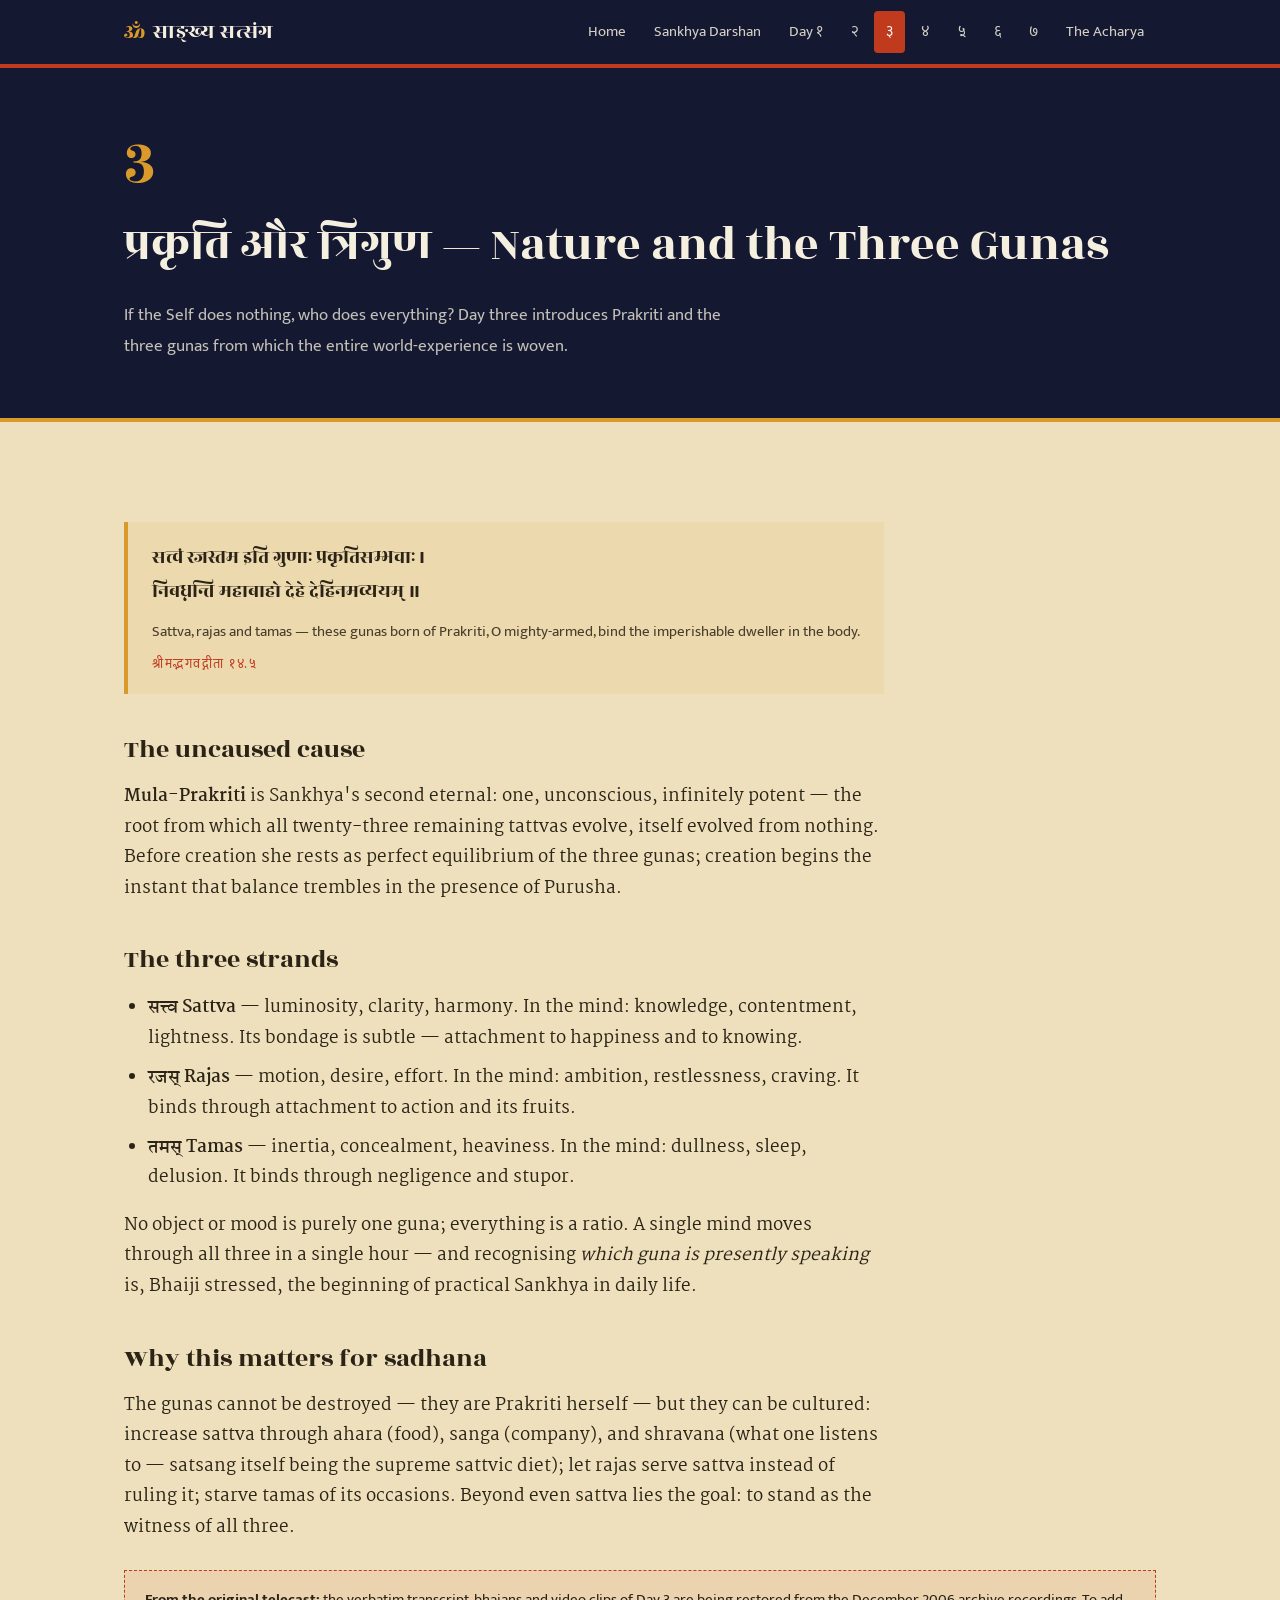
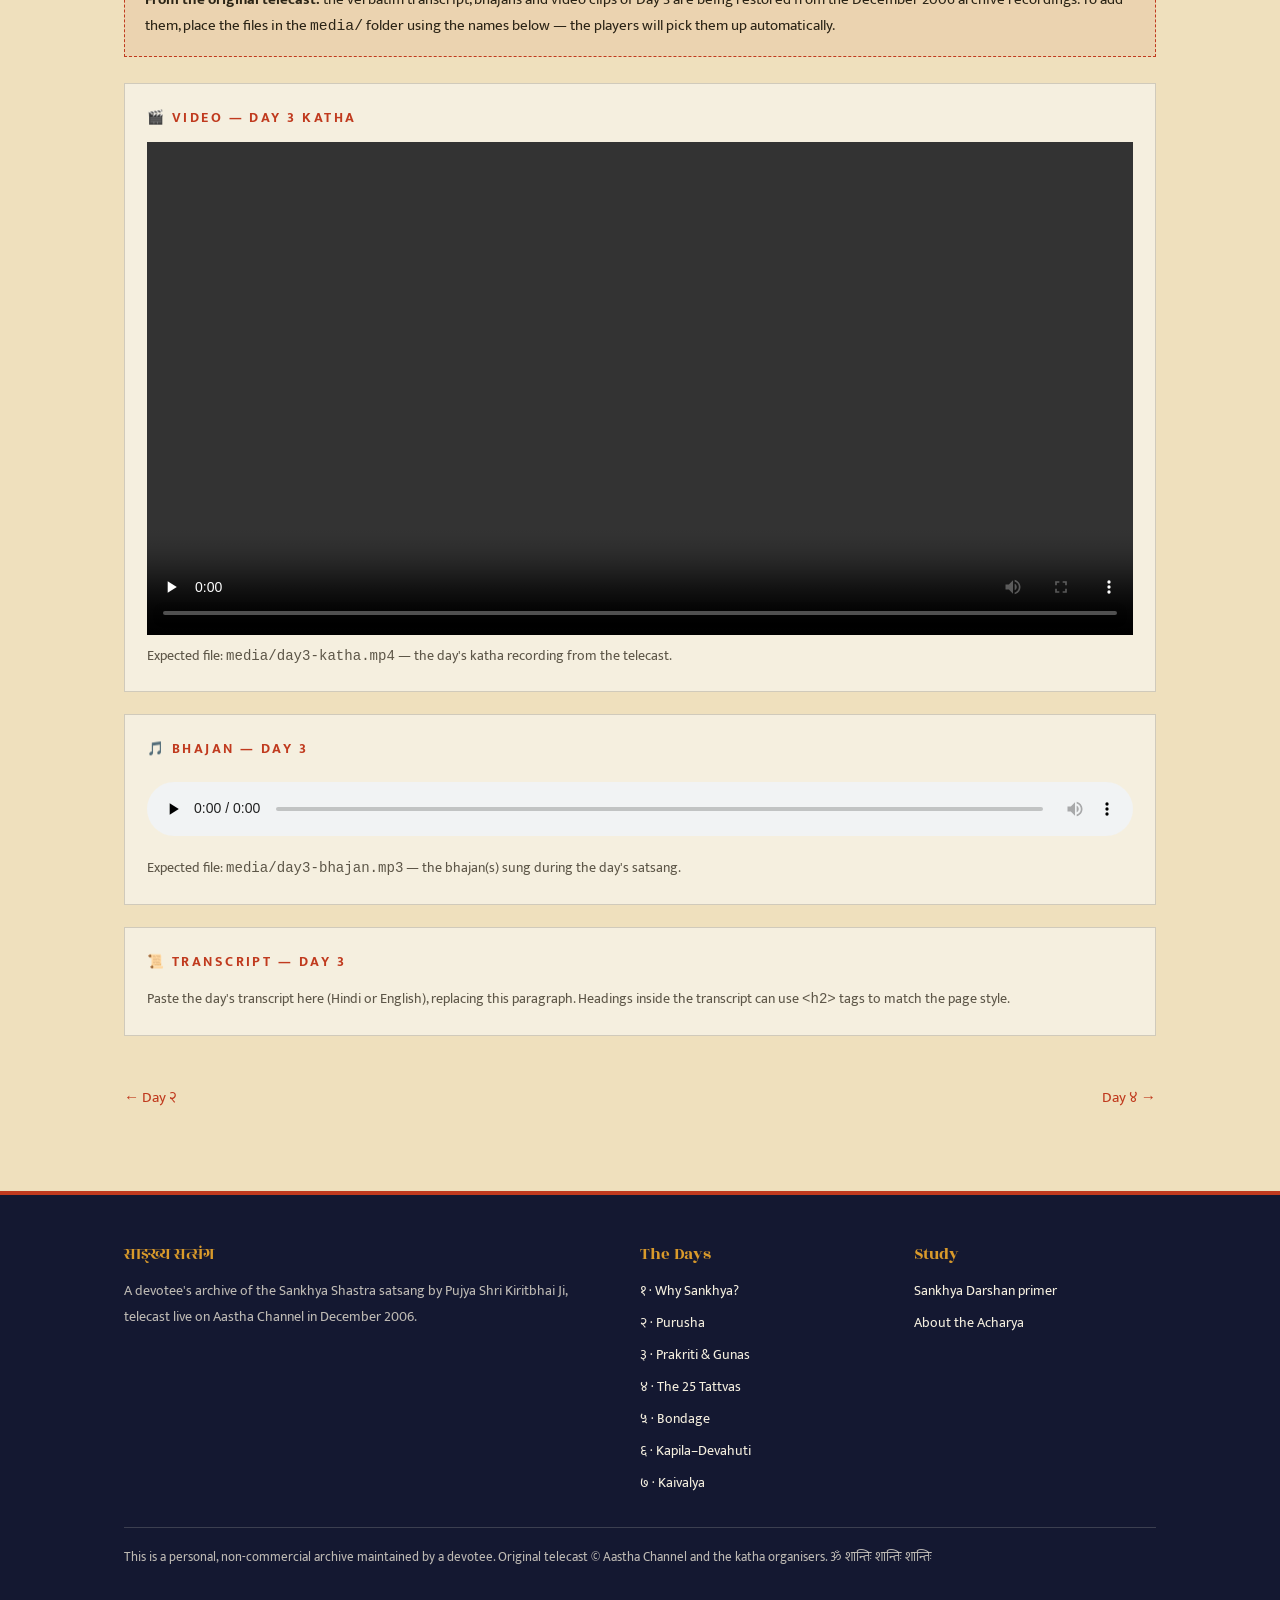
<file: day3.html>
<!DOCTYPE html>
<html lang="hi">
<head>
<meta charset="UTF-8">
<meta name="viewport" content="width=device-width, initial-scale=1.0">
<title>Day 3 · प्रकृति और त्रिगुण · Sankhya Satsang</title>
<meta name="description" content="Day 3 of the Sankhya Shastra satsang by Pujya Shri Kiritbhai Ji (Aastha Channel, December 2006): प्रकृति और त्रिगुण.">
<link rel="preconnect" href="https://fonts.googleapis.com">
<link rel="preconnect" href="https://fonts.gstatic.com" crossorigin>
<link href="https://fonts.googleapis.com/css2?family=Rozha+One&family=Martel:wght@400;600&family=Mukta:wght@400;500;600&display=swap" rel="stylesheet">
<link rel="stylesheet" href="css/style.css">
</head>
<body>

<header class="site-header">
  <div class="wrap">
    <a class="brand" href="index.html"><span class="om">ॐ</span>साङ्ख्य सत्संग</a>
    <nav class="main-nav" aria-label="Primary">
      <a href="index.html">Home</a>
      <a href="sankhya.html">Sankhya Darshan</a>
      <a href="day1.html">Day १</a>
      <a href="day2.html">२</a>
      <a href="day3.html">३</a>
      <a href="day4.html">४</a>
      <a href="day5.html">५</a>
      <a href="day6.html">६</a>
      <a href="day7.html">७</a>
      <a href="acharya.html">The Acharya</a>
    </nav>
  </div>
</header>

<main>
  <div class="day-hero">
    <div class="wrap">
      <div class="day-num">३</div>
      <h1>प्रकृति और त्रिगुण — Nature and the Three Gunas</h1>
      <p class="day-sub">If the Self does nothing, who does everything? Day three introduces Prakriti and the three gunas from which the entire world-experience is woven.</p>
    </div>
  </div>

  <section class="band">
    <div class="wrap">
      <article class="teaching reveal">
        <div class="shloka">
          <div class="sa">सत्त्वं रजस्तम इति गुणाः प्रकृतिसम्भवाः ।<br>निबध्नन्ति महाबाहो देहे देहिनमव्ययम् ॥</div>
          <div class="tr">Sattva, rajas and tamas — these gunas born of Prakriti, O mighty-armed, bind the imperishable dweller in the body.</div>
          <div class="src">श्रीमद्भगवद्गीता १४.५</div>
        </div>
        
<h2>The uncaused cause</h2>
<p><strong>Mula-Prakriti</strong> is Sankhya's second eternal: one, unconscious, infinitely potent — the root from which all twenty-three remaining tattvas evolve, itself evolved from nothing. Before creation she rests as perfect equilibrium of the three gunas; creation begins the instant that balance trembles in the presence of Purusha.</p>
<h2>The three strands</h2>
<ul>
<li><strong>सत्त्व Sattva</strong> — luminosity, clarity, harmony. In the mind: knowledge, contentment, lightness. Its bondage is subtle — attachment to happiness and to knowing.</li>
<li><strong>रजस् Rajas</strong> — motion, desire, effort. In the mind: ambition, restlessness, craving. It binds through attachment to action and its fruits.</li>
<li><strong>तमस् Tamas</strong> — inertia, concealment, heaviness. In the mind: dullness, sleep, delusion. It binds through negligence and stupor.</li>
</ul>
<p>No object or mood is purely one guna; everything is a ratio. A single mind moves through all three in a single hour — and recognising <em>which guna is presently speaking</em> is, Bhaiji stressed, the beginning of practical Sankhya in daily life.</p>
<h2>Why this matters for sadhana</h2>
<p>The gunas cannot be destroyed — they are Prakriti herself — but they can be cultured: increase sattva through ahara (food), sanga (company), and shravana (what one listens to — satsang itself being the supreme sattvic diet); let rajas serve sattva instead of ruling it; starve tamas of its occasions. Beyond even sattva lies the goal: to stand as the witness of all three.</p>

      </article>

      <div class="archive-note reveal">
        <strong>From the original telecast:</strong> the verbatim transcript, bhajans and video clips of Day 3 are being restored from the December 2006 archive recordings. To add them, place the files in the <code>media/</code> folder using the names below — the players will pick them up automatically.
      </div>

      <div class="media-block reveal">
        <h4>🎬 Video — Day 3 katha</h4>
        <video controls preload="none">
          <source src="media/day3-katha.mp4" type="video/mp4">
          Your browser does not support the video tag.
        </video>
        <p class="caption">Expected file: <code>media/day3-katha.mp4</code> — the day's katha recording from the telecast.</p>
      </div>

      <div class="media-block reveal">
        <h4>🎵 Bhajan — Day 3</h4>
        <audio controls preload="none" src="media/day3-bhajan.mp3"></audio>
        <p class="caption">Expected file: <code>media/day3-bhajan.mp3</code> — the bhajan(s) sung during the day's satsang.</p>
      </div>

      <div class="media-block reveal">
        <h4>📜 Transcript — Day 3</h4>
        <p class="caption">Paste the day's transcript here (Hindi or English), replacing this paragraph. Headings inside the transcript can use <code>&lt;h2&gt;</code> tags to match the page style.</p>
      </div>

      <div class="day-nav-row">
        <span><a href="day2.html">← Day २</a></span>
        <span><a href="day4.html">Day ४ →</a></span>
      </div>
    </div>
  </section>
</main>

<footer class="site-footer">
  <div class="wrap">
    <div class="foot-grid">
      <div>
        <h4>साङ्ख्य सत्संग</h4>
        <p>A devotee's archive of the Sankhya Shastra satsang by Pujya Shri Kiritbhai Ji, telecast live on Aastha Channel in December 2006.</p>
      </div>
      <div>
        <h4>The Days</h4>
        <ul>
          <li><a href="day1.html">१ · Why Sankhya?</a></li>
          <li><a href="day2.html">२ · Purusha</a></li>
          <li><a href="day3.html">३ · Prakriti &amp; Gunas</a></li>
          <li><a href="day4.html">४ · The 25 Tattvas</a></li>
          <li><a href="day5.html">५ · Bondage</a></li>
          <li><a href="day6.html">६ · Kapila–Devahuti</a></li>
          <li><a href="day7.html">७ · Kaivalya</a></li>
        </ul>
      </div>
      <div>
        <h4>Study</h4>
        <ul>
          <li><a href="sankhya.html">Sankhya Darshan primer</a></li>
          <li><a href="acharya.html">About the Acharya</a></li>
        </ul>
      </div>
    </div>
    <p class="foot-note">This is a personal, non-commercial archive maintained by a devotee. Original telecast © Aastha Channel and the katha organisers. ॐ शान्तिः शान्तिः शान्तिः</p>
  </div>
</footer>

<script src="js/main.js"></script>
</body>
</html>
</file>
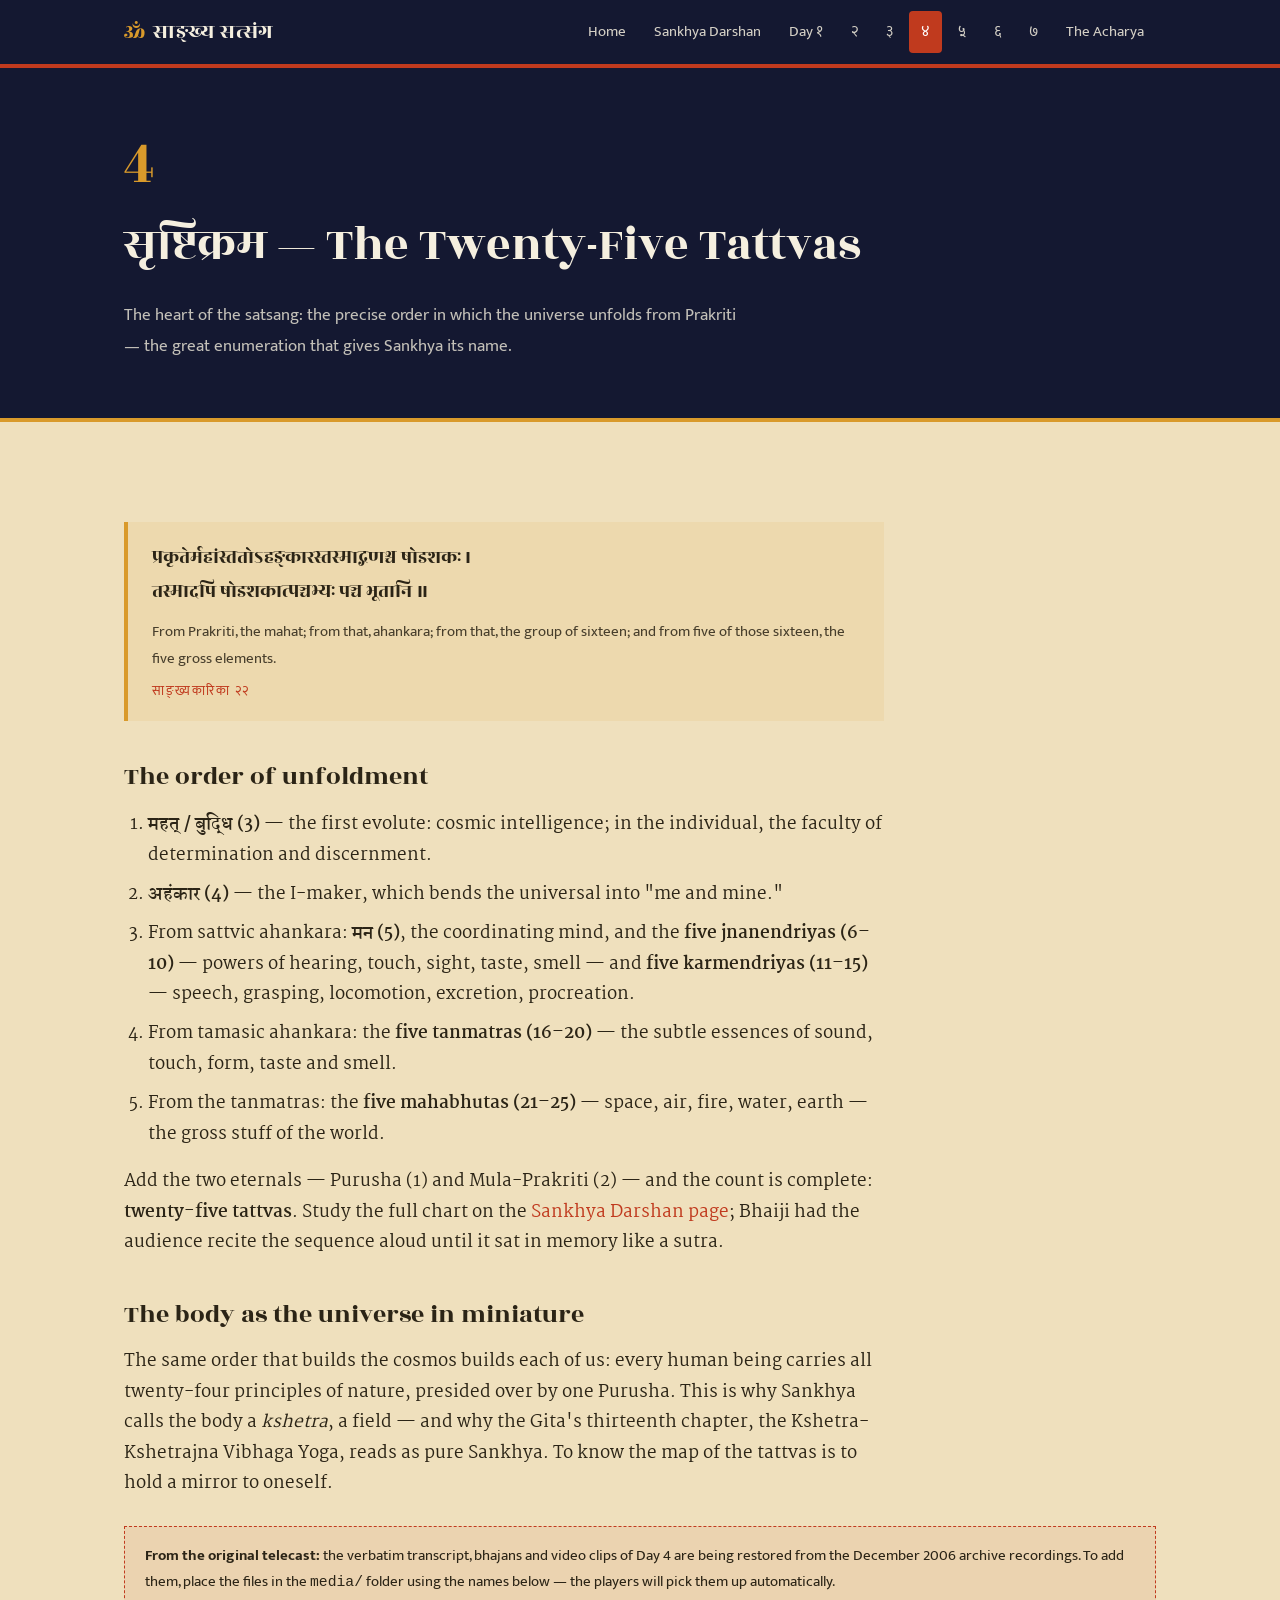
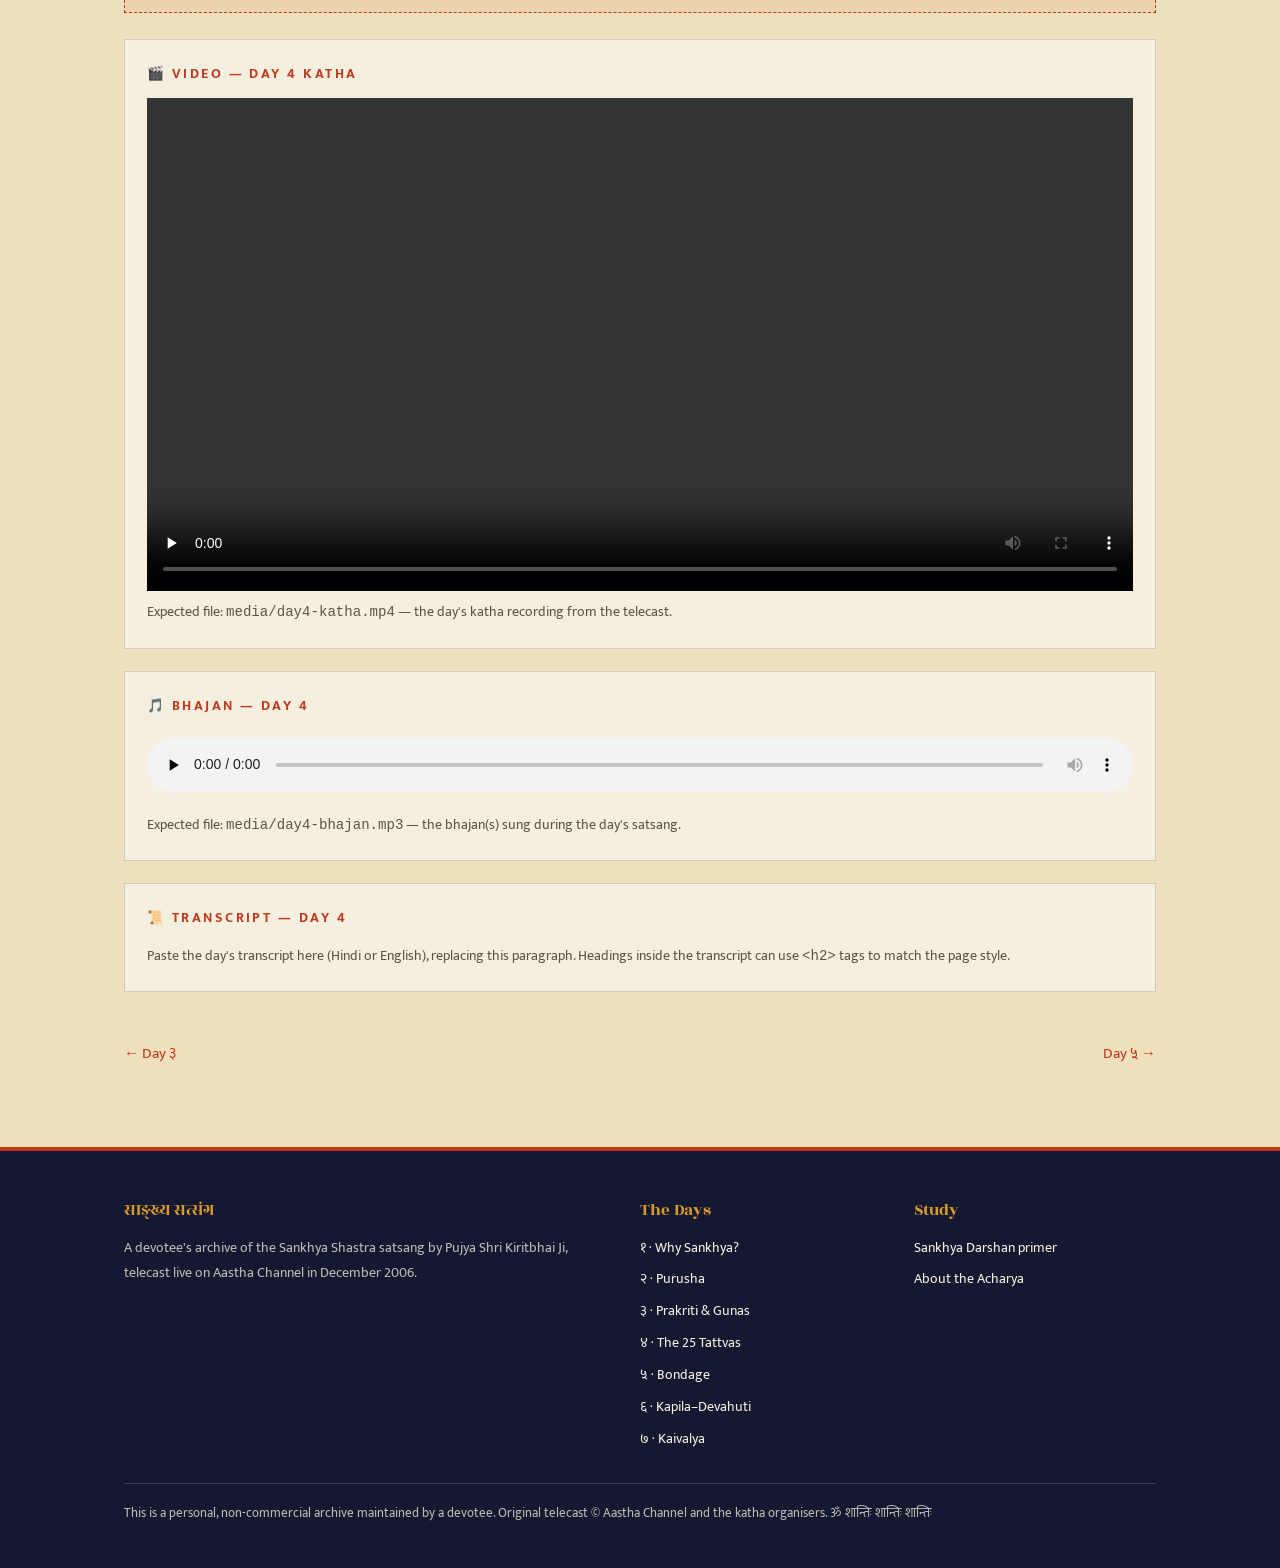
<file: day4.html>
<!DOCTYPE html>
<html lang="hi">
<head>
<meta charset="UTF-8">
<meta name="viewport" content="width=device-width, initial-scale=1.0">
<title>Day 4 · सृष्टिक्रम · Sankhya Satsang</title>
<meta name="description" content="Day 4 of the Sankhya Shastra satsang by Pujya Shri Kiritbhai Ji (Aastha Channel, December 2006): सृष्टिक्रम.">
<link rel="preconnect" href="https://fonts.googleapis.com">
<link rel="preconnect" href="https://fonts.gstatic.com" crossorigin>
<link href="https://fonts.googleapis.com/css2?family=Rozha+One&family=Martel:wght@400;600&family=Mukta:wght@400;500;600&display=swap" rel="stylesheet">
<link rel="stylesheet" href="css/style.css">
</head>
<body>

<header class="site-header">
  <div class="wrap">
    <a class="brand" href="index.html"><span class="om">ॐ</span>साङ्ख्य सत्संग</a>
    <nav class="main-nav" aria-label="Primary">
      <a href="index.html">Home</a>
      <a href="sankhya.html">Sankhya Darshan</a>
      <a href="day1.html">Day १</a>
      <a href="day2.html">२</a>
      <a href="day3.html">३</a>
      <a href="day4.html">४</a>
      <a href="day5.html">५</a>
      <a href="day6.html">६</a>
      <a href="day7.html">७</a>
      <a href="acharya.html">The Acharya</a>
    </nav>
  </div>
</header>

<main>
  <div class="day-hero">
    <div class="wrap">
      <div class="day-num">४</div>
      <h1>सृष्टिक्रम — The Twenty-Five Tattvas</h1>
      <p class="day-sub">The heart of the satsang: the precise order in which the universe unfolds from Prakriti — the great enumeration that gives Sankhya its name.</p>
    </div>
  </div>

  <section class="band">
    <div class="wrap">
      <article class="teaching reveal">
        <div class="shloka">
          <div class="sa">प्रकृतेर्महांस्ततोऽहङ्कारस्तस्माद्गणश्च षोडशकः ।<br>तस्मादपि षोडशकात्पञ्चभ्यः पञ्च भूतानि ॥</div>
          <div class="tr">From Prakriti, the mahat; from that, ahankara; from that, the group of sixteen; and from five of those sixteen, the five gross elements.</div>
          <div class="src">साङ्ख्यकारिका २२</div>
        </div>
        
<h2>The order of unfoldment</h2>
<ol>
<li><strong>महत् / बुद्धि (3)</strong> — the first evolute: cosmic intelligence; in the individual, the faculty of determination and discernment.</li>
<li><strong>अहंकार (4)</strong> — the I-maker, which bends the universal into "me and mine."</li>
<li>From sattvic ahankara: <strong>मन (5)</strong>, the coordinating mind, and the <strong>five jnanendriyas (6–10)</strong> — powers of hearing, touch, sight, taste, smell — and <strong>five karmendriyas (11–15)</strong> — speech, grasping, locomotion, excretion, procreation.</li>
<li>From tamasic ahankara: the <strong>five tanmatras (16–20)</strong> — the subtle essences of sound, touch, form, taste and smell.</li>
<li>From the tanmatras: the <strong>five mahabhutas (21–25)</strong> — space, air, fire, water, earth — the gross stuff of the world.</li>
</ol>
<p>Add the two eternals — Purusha (1) and Mula-Prakriti (2) — and the count is complete: <strong>twenty-five tattvas</strong>. Study the full chart on the <a href="sankhya.html">Sankhya Darshan page</a>; Bhaiji had the audience recite the sequence aloud until it sat in memory like a sutra.</p>
<h2>The body as the universe in miniature</h2>
<p>The same order that builds the cosmos builds each of us: every human being carries all twenty-four principles of nature, presided over by one Purusha. This is why Sankhya calls the body a <em>kshetra</em>, a field — and why the Gita's thirteenth chapter, the Kshetra-Kshetrajna Vibhaga Yoga, reads as pure Sankhya. To know the map of the tattvas is to hold a mirror to oneself.</p>

      </article>

      <div class="archive-note reveal">
        <strong>From the original telecast:</strong> the verbatim transcript, bhajans and video clips of Day 4 are being restored from the December 2006 archive recordings. To add them, place the files in the <code>media/</code> folder using the names below — the players will pick them up automatically.
      </div>

      <div class="media-block reveal">
        <h4>🎬 Video — Day 4 katha</h4>
        <video controls preload="none">
          <source src="media/day4-katha.mp4" type="video/mp4">
          Your browser does not support the video tag.
        </video>
        <p class="caption">Expected file: <code>media/day4-katha.mp4</code> — the day's katha recording from the telecast.</p>
      </div>

      <div class="media-block reveal">
        <h4>🎵 Bhajan — Day 4</h4>
        <audio controls preload="none" src="media/day4-bhajan.mp3"></audio>
        <p class="caption">Expected file: <code>media/day4-bhajan.mp3</code> — the bhajan(s) sung during the day's satsang.</p>
      </div>

      <div class="media-block reveal">
        <h4>📜 Transcript — Day 4</h4>
        <p class="caption">Paste the day's transcript here (Hindi or English), replacing this paragraph. Headings inside the transcript can use <code>&lt;h2&gt;</code> tags to match the page style.</p>
      </div>

      <div class="day-nav-row">
        <span><a href="day3.html">← Day ३</a></span>
        <span><a href="day5.html">Day ५ →</a></span>
      </div>
    </div>
  </section>
</main>

<footer class="site-footer">
  <div class="wrap">
    <div class="foot-grid">
      <div>
        <h4>साङ्ख्य सत्संग</h4>
        <p>A devotee's archive of the Sankhya Shastra satsang by Pujya Shri Kiritbhai Ji, telecast live on Aastha Channel in December 2006.</p>
      </div>
      <div>
        <h4>The Days</h4>
        <ul>
          <li><a href="day1.html">१ · Why Sankhya?</a></li>
          <li><a href="day2.html">२ · Purusha</a></li>
          <li><a href="day3.html">३ · Prakriti &amp; Gunas</a></li>
          <li><a href="day4.html">४ · The 25 Tattvas</a></li>
          <li><a href="day5.html">५ · Bondage</a></li>
          <li><a href="day6.html">६ · Kapila–Devahuti</a></li>
          <li><a href="day7.html">७ · Kaivalya</a></li>
        </ul>
      </div>
      <div>
        <h4>Study</h4>
        <ul>
          <li><a href="sankhya.html">Sankhya Darshan primer</a></li>
          <li><a href="acharya.html">About the Acharya</a></li>
        </ul>
      </div>
    </div>
    <p class="foot-note">This is a personal, non-commercial archive maintained by a devotee. Original telecast © Aastha Channel and the katha organisers. ॐ शान्तिः शान्तिः शान्तिः</p>
  </div>
</footer>

<script src="js/main.js"></script>
</body>
</html>
</file>
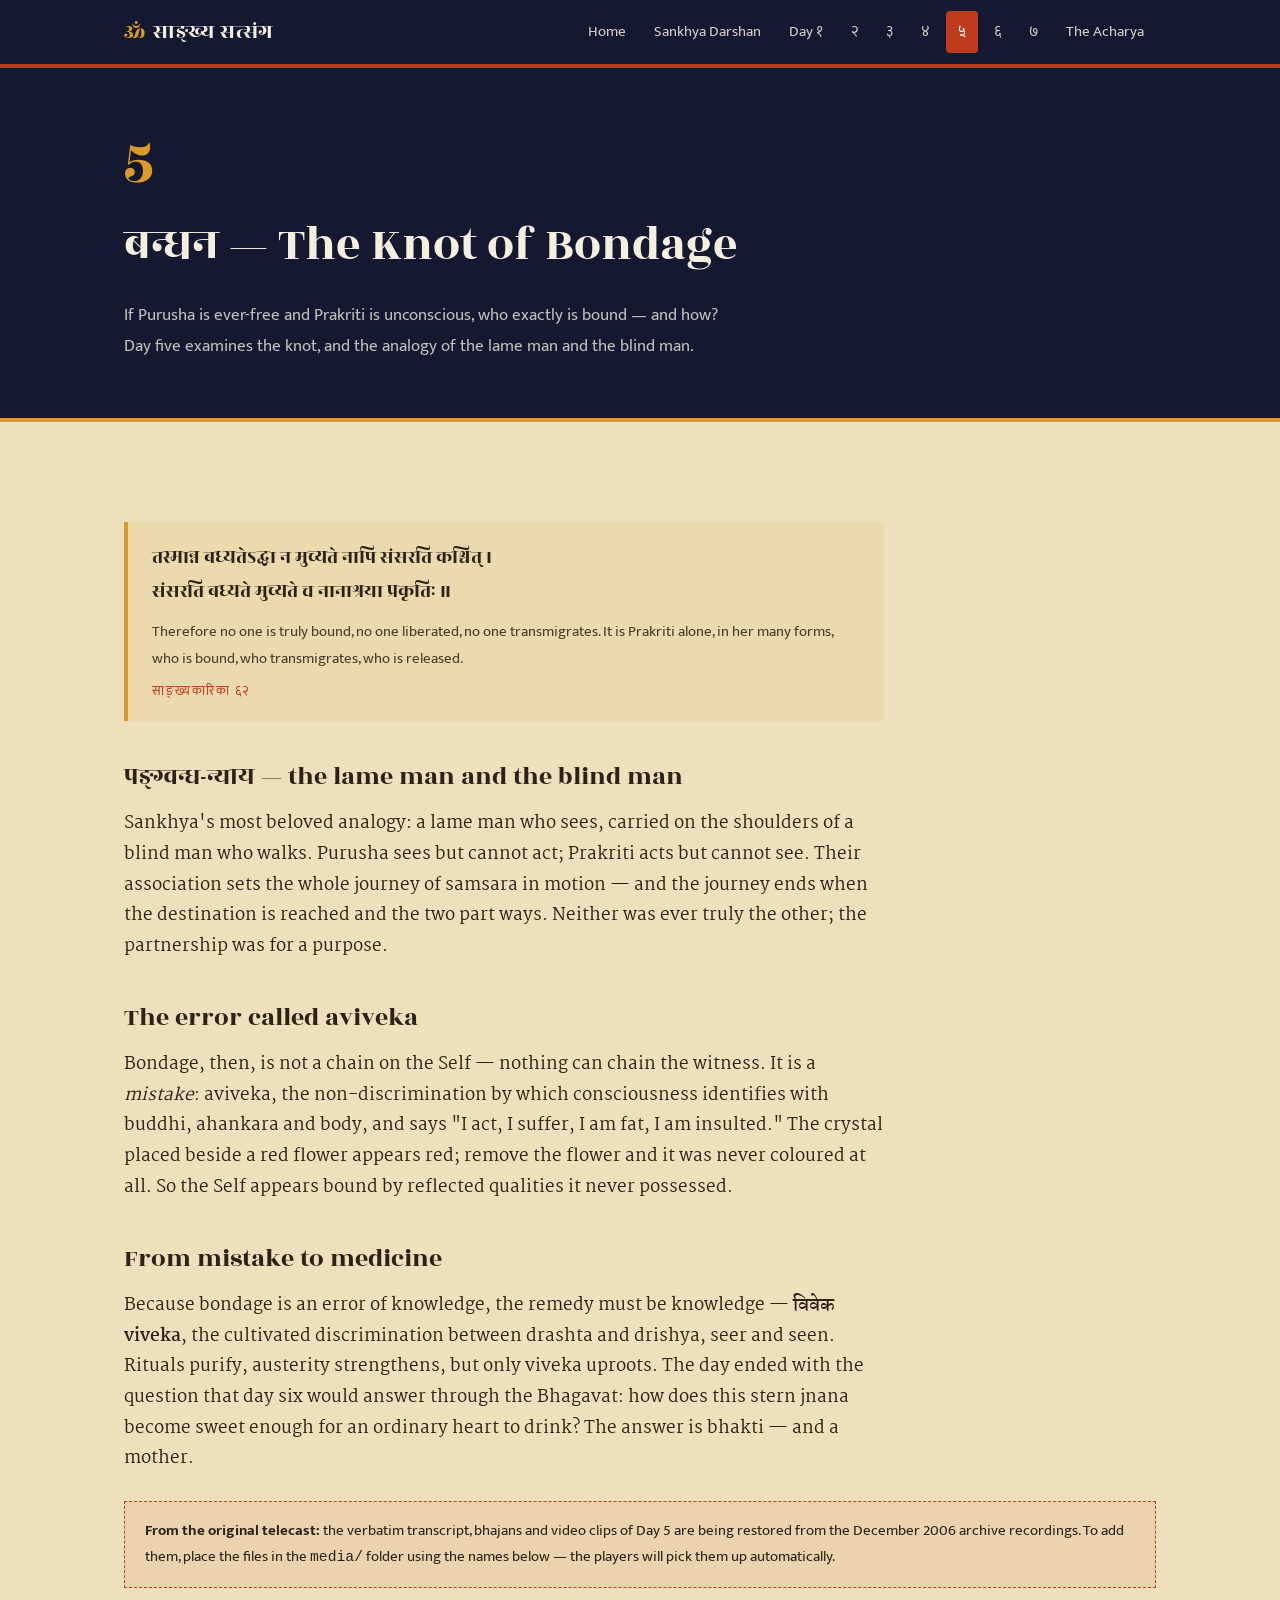
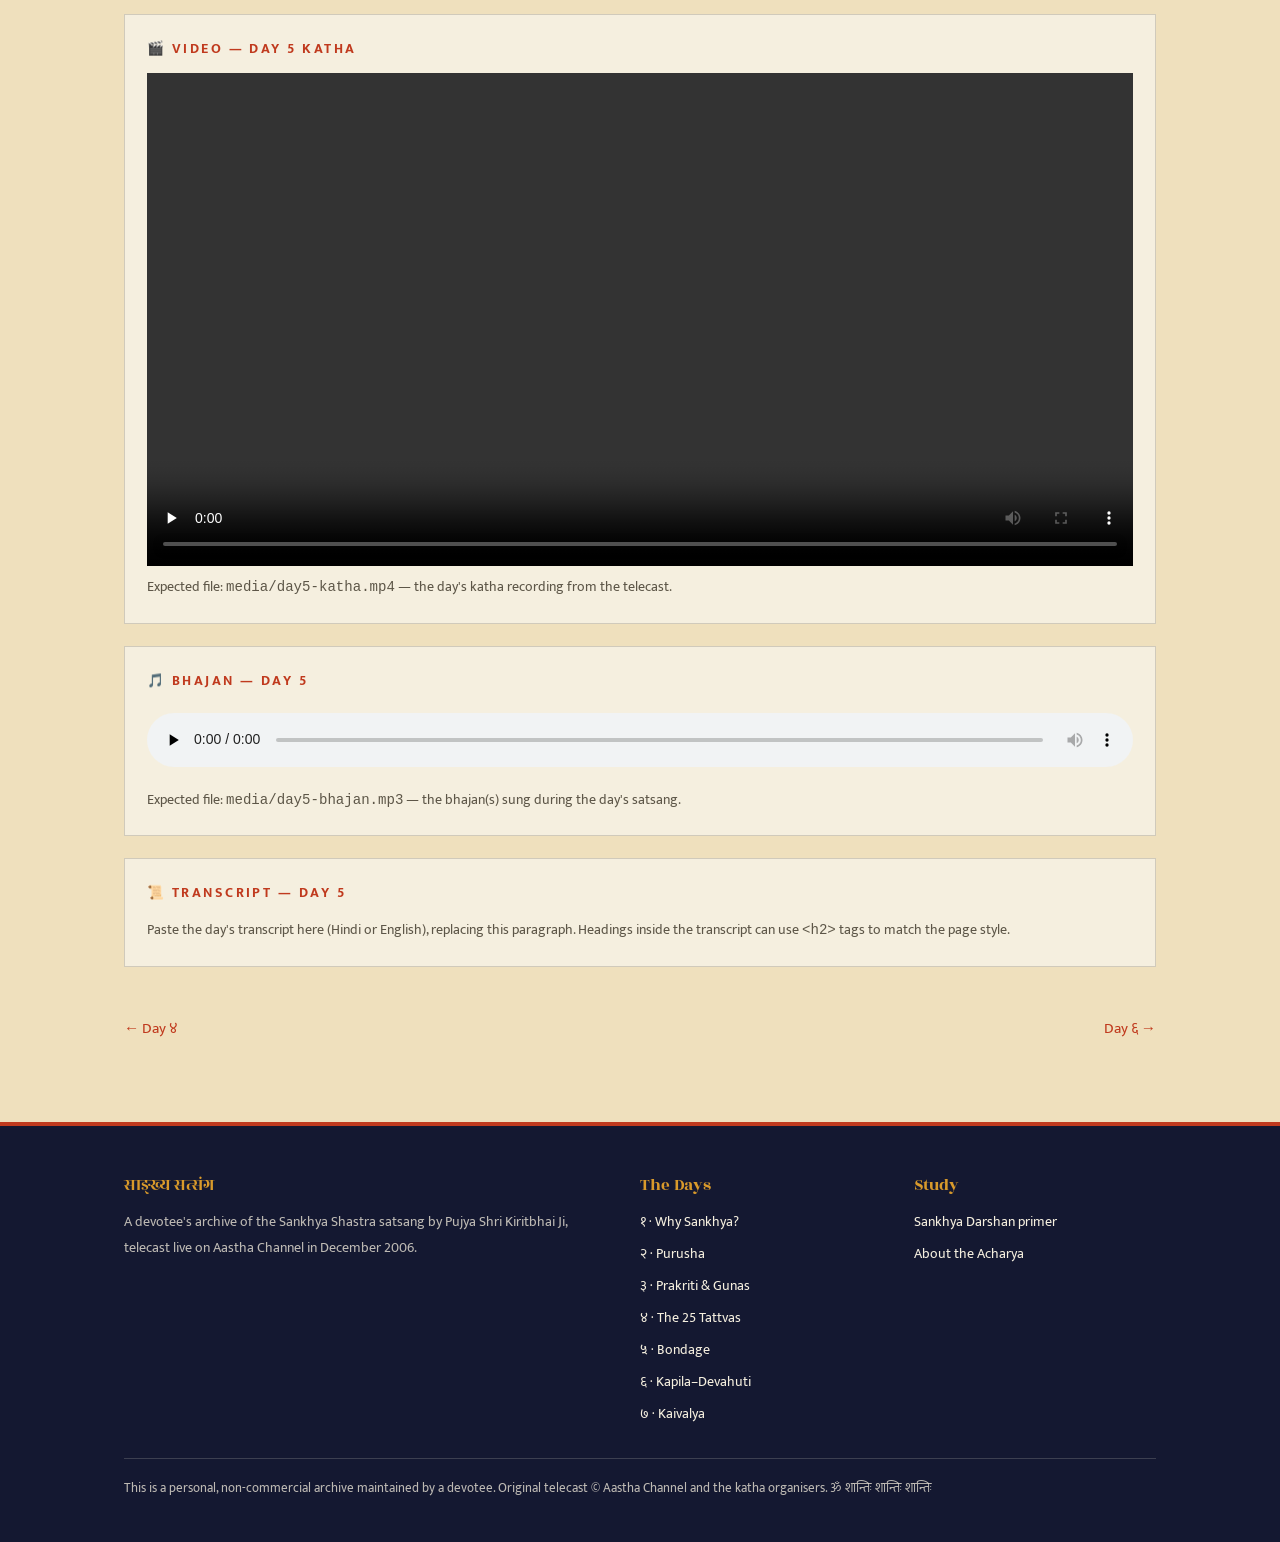
<file: day5.html>
<!DOCTYPE html>
<html lang="hi">
<head>
<meta charset="UTF-8">
<meta name="viewport" content="width=device-width, initial-scale=1.0">
<title>Day 5 · बन्धन · Sankhya Satsang</title>
<meta name="description" content="Day 5 of the Sankhya Shastra satsang by Pujya Shri Kiritbhai Ji (Aastha Channel, December 2006): बन्धन.">
<link rel="preconnect" href="https://fonts.googleapis.com">
<link rel="preconnect" href="https://fonts.gstatic.com" crossorigin>
<link href="https://fonts.googleapis.com/css2?family=Rozha+One&family=Martel:wght@400;600&family=Mukta:wght@400;500;600&display=swap" rel="stylesheet">
<link rel="stylesheet" href="css/style.css">
</head>
<body>

<header class="site-header">
  <div class="wrap">
    <a class="brand" href="index.html"><span class="om">ॐ</span>साङ्ख्य सत्संग</a>
    <nav class="main-nav" aria-label="Primary">
      <a href="index.html">Home</a>
      <a href="sankhya.html">Sankhya Darshan</a>
      <a href="day1.html">Day १</a>
      <a href="day2.html">२</a>
      <a href="day3.html">३</a>
      <a href="day4.html">४</a>
      <a href="day5.html">५</a>
      <a href="day6.html">६</a>
      <a href="day7.html">७</a>
      <a href="acharya.html">The Acharya</a>
    </nav>
  </div>
</header>

<main>
  <div class="day-hero">
    <div class="wrap">
      <div class="day-num">५</div>
      <h1>बन्धन — The Knot of Bondage</h1>
      <p class="day-sub">If Purusha is ever-free and Prakriti is unconscious, who exactly is bound — and how? Day five examines the knot, and the analogy of the lame man and the blind man.</p>
    </div>
  </div>

  <section class="band">
    <div class="wrap">
      <article class="teaching reveal">
        <div class="shloka">
          <div class="sa">तस्मान्न बध्यतेऽद्धा न मुच्यते नापि संसरति कश्चित् ।<br>संसरति बध्यते मुच्यते च नानाश्रया प्रकृतिः ॥</div>
          <div class="tr">Therefore no one is truly bound, no one liberated, no one transmigrates. It is Prakriti alone, in her many forms, who is bound, who transmigrates, who is released.</div>
          <div class="src">साङ्ख्यकारिका ६२</div>
        </div>
        
<h2>पङ्ग्वन्ध-न्याय — the lame man and the blind man</h2>
<p>Sankhya's most beloved analogy: a lame man who sees, carried on the shoulders of a blind man who walks. Purusha sees but cannot act; Prakriti acts but cannot see. Their association sets the whole journey of samsara in motion — and the journey ends when the destination is reached and the two part ways. Neither was ever truly the other; the partnership was for a purpose.</p>
<h2>The error called aviveka</h2>
<p>Bondage, then, is not a chain on the Self — nothing can chain the witness. It is a <em>mistake</em>: aviveka, the non-discrimination by which consciousness identifies with buddhi, ahankara and body, and says "I act, I suffer, I am fat, I am insulted." The crystal placed beside a red flower appears red; remove the flower and it was never coloured at all. So the Self appears bound by reflected qualities it never possessed.</p>
<h2>From mistake to medicine</h2>
<p>Because bondage is an error of knowledge, the remedy must be knowledge — <strong>विवेक viveka</strong>, the cultivated discrimination between drashta and drishya, seer and seen. Rituals purify, austerity strengthens, but only viveka uproots. The day ended with the question that day six would answer through the Bhagavat: how does this stern jnana become sweet enough for an ordinary heart to drink? The answer is bhakti — and a mother.</p>

      </article>

      <div class="archive-note reveal">
        <strong>From the original telecast:</strong> the verbatim transcript, bhajans and video clips of Day 5 are being restored from the December 2006 archive recordings. To add them, place the files in the <code>media/</code> folder using the names below — the players will pick them up automatically.
      </div>

      <div class="media-block reveal">
        <h4>🎬 Video — Day 5 katha</h4>
        <video controls preload="none">
          <source src="media/day5-katha.mp4" type="video/mp4">
          Your browser does not support the video tag.
        </video>
        <p class="caption">Expected file: <code>media/day5-katha.mp4</code> — the day's katha recording from the telecast.</p>
      </div>

      <div class="media-block reveal">
        <h4>🎵 Bhajan — Day 5</h4>
        <audio controls preload="none" src="media/day5-bhajan.mp3"></audio>
        <p class="caption">Expected file: <code>media/day5-bhajan.mp3</code> — the bhajan(s) sung during the day's satsang.</p>
      </div>

      <div class="media-block reveal">
        <h4>📜 Transcript — Day 5</h4>
        <p class="caption">Paste the day's transcript here (Hindi or English), replacing this paragraph. Headings inside the transcript can use <code>&lt;h2&gt;</code> tags to match the page style.</p>
      </div>

      <div class="day-nav-row">
        <span><a href="day4.html">← Day ४</a></span>
        <span><a href="day6.html">Day ६ →</a></span>
      </div>
    </div>
  </section>
</main>

<footer class="site-footer">
  <div class="wrap">
    <div class="foot-grid">
      <div>
        <h4>साङ्ख्य सत्संग</h4>
        <p>A devotee's archive of the Sankhya Shastra satsang by Pujya Shri Kiritbhai Ji, telecast live on Aastha Channel in December 2006.</p>
      </div>
      <div>
        <h4>The Days</h4>
        <ul>
          <li><a href="day1.html">१ · Why Sankhya?</a></li>
          <li><a href="day2.html">२ · Purusha</a></li>
          <li><a href="day3.html">३ · Prakriti &amp; Gunas</a></li>
          <li><a href="day4.html">४ · The 25 Tattvas</a></li>
          <li><a href="day5.html">५ · Bondage</a></li>
          <li><a href="day6.html">६ · Kapila–Devahuti</a></li>
          <li><a href="day7.html">७ · Kaivalya</a></li>
        </ul>
      </div>
      <div>
        <h4>Study</h4>
        <ul>
          <li><a href="sankhya.html">Sankhya Darshan primer</a></li>
          <li><a href="acharya.html">About the Acharya</a></li>
        </ul>
      </div>
    </div>
    <p class="foot-note">This is a personal, non-commercial archive maintained by a devotee. Original telecast © Aastha Channel and the katha organisers. ॐ शान्तिः शान्तिः शान्तिः</p>
  </div>
</footer>

<script src="js/main.js"></script>
</body>
</html>
</file>
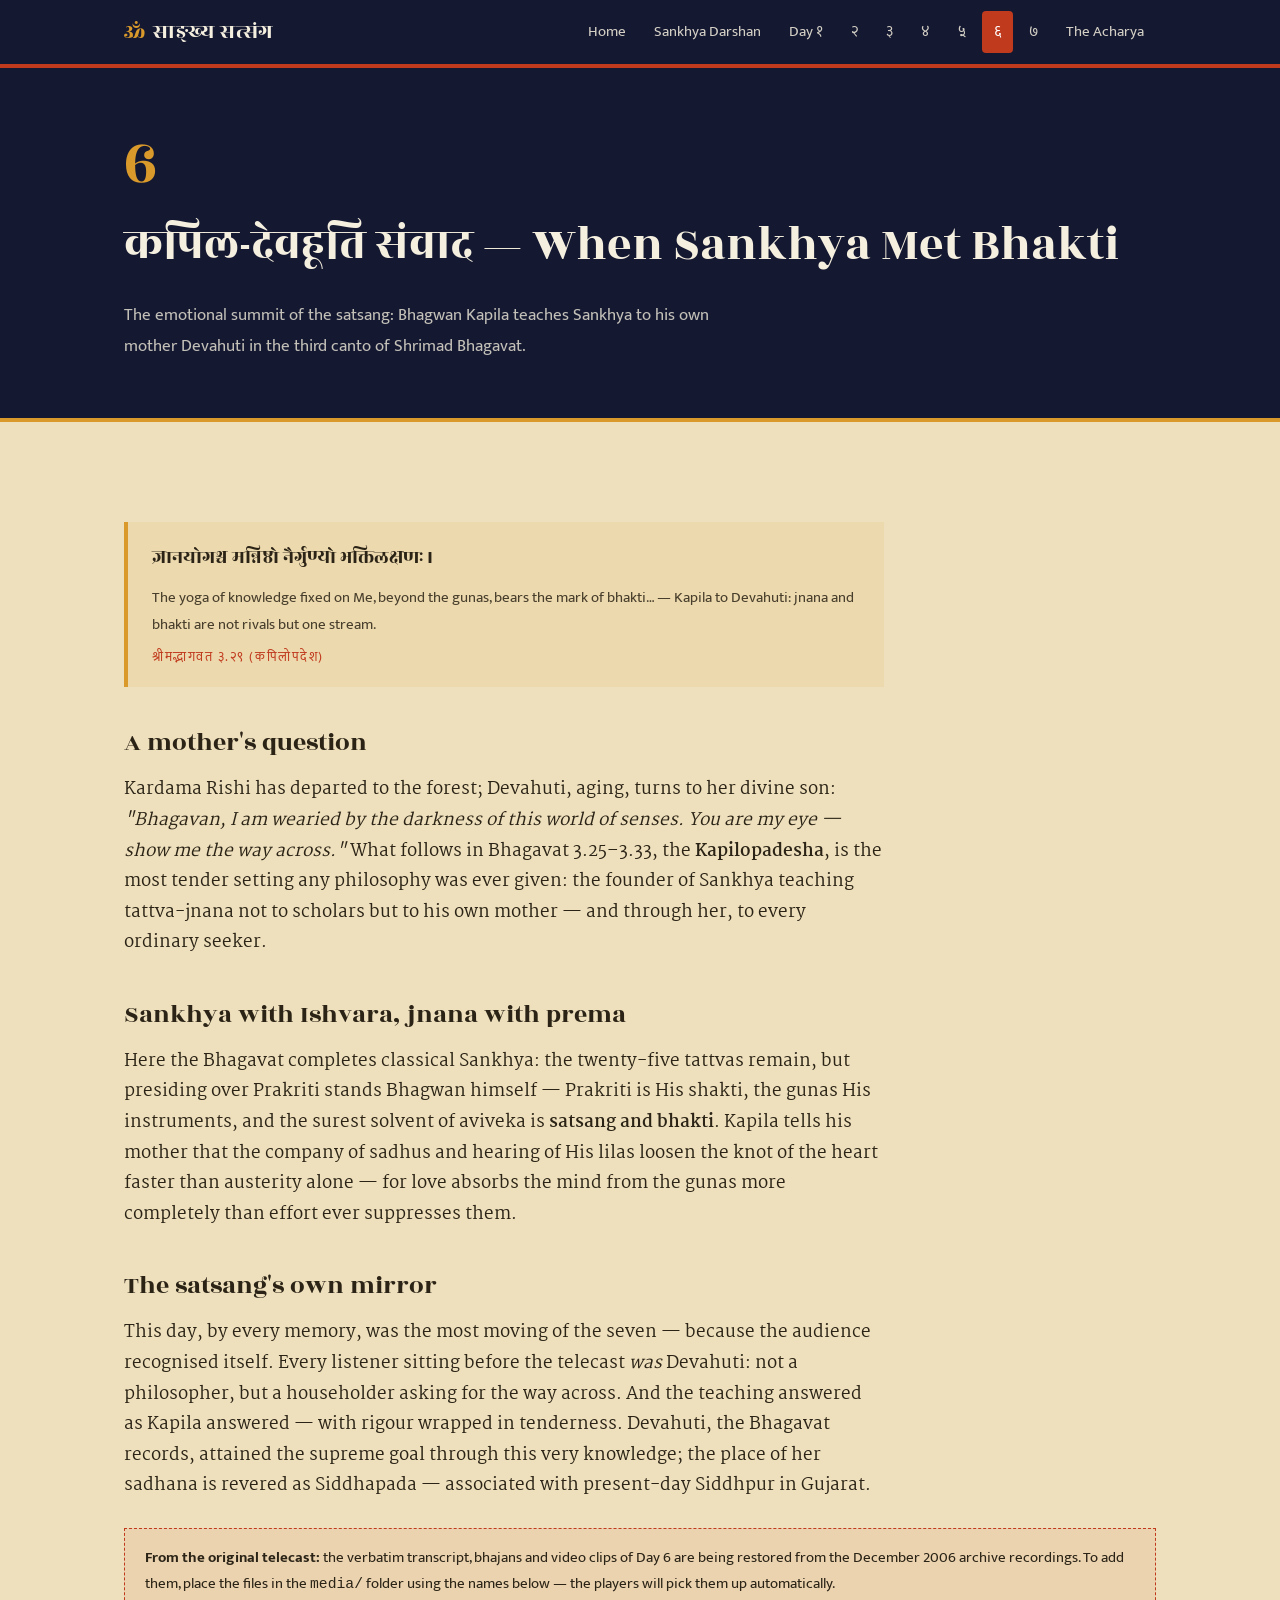
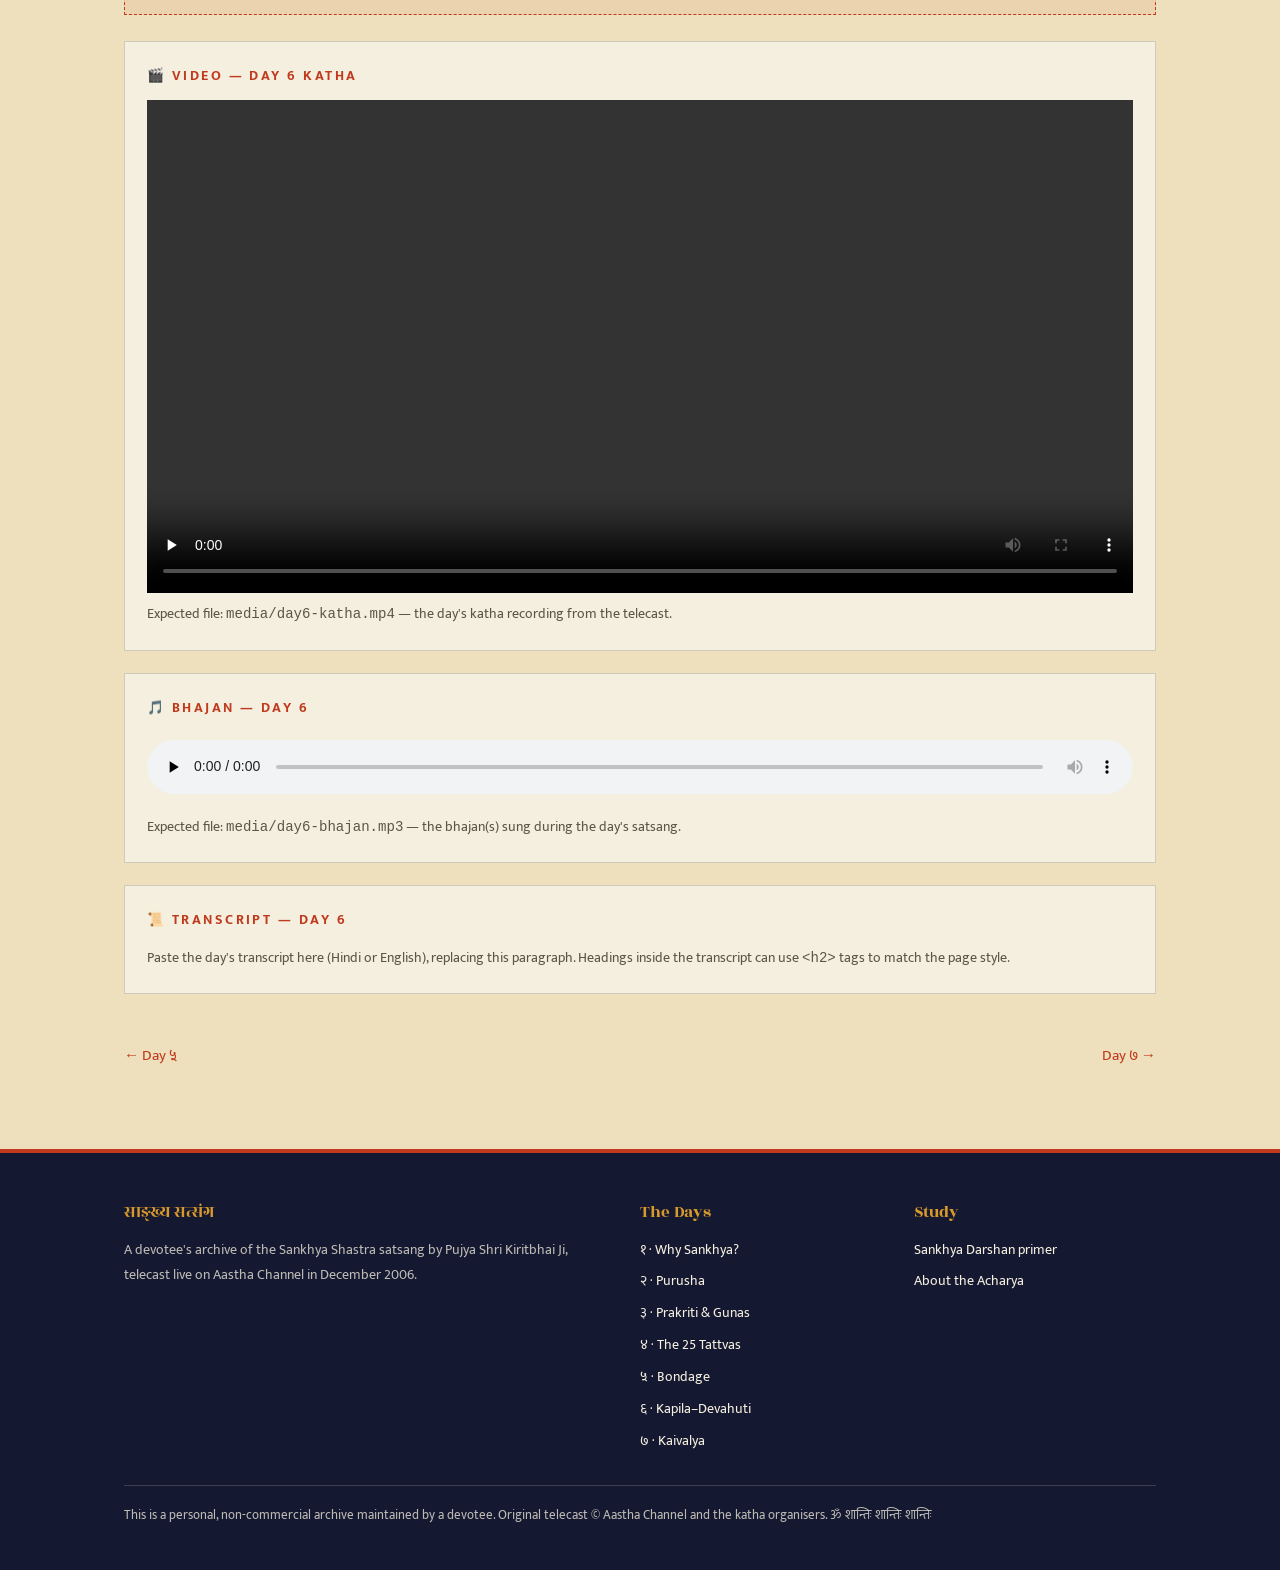
<file: day6.html>
<!DOCTYPE html>
<html lang="hi">
<head>
<meta charset="UTF-8">
<meta name="viewport" content="width=device-width, initial-scale=1.0">
<title>Day 6 · कपिल-देवहूति संवाद · Sankhya Satsang</title>
<meta name="description" content="Day 6 of the Sankhya Shastra satsang by Pujya Shri Kiritbhai Ji (Aastha Channel, December 2006): कपिल.">
<link rel="preconnect" href="https://fonts.googleapis.com">
<link rel="preconnect" href="https://fonts.gstatic.com" crossorigin>
<link href="https://fonts.googleapis.com/css2?family=Rozha+One&family=Martel:wght@400;600&family=Mukta:wght@400;500;600&display=swap" rel="stylesheet">
<link rel="stylesheet" href="css/style.css">
</head>
<body>

<header class="site-header">
  <div class="wrap">
    <a class="brand" href="index.html"><span class="om">ॐ</span>साङ्ख्य सत्संग</a>
    <nav class="main-nav" aria-label="Primary">
      <a href="index.html">Home</a>
      <a href="sankhya.html">Sankhya Darshan</a>
      <a href="day1.html">Day १</a>
      <a href="day2.html">२</a>
      <a href="day3.html">३</a>
      <a href="day4.html">४</a>
      <a href="day5.html">५</a>
      <a href="day6.html">६</a>
      <a href="day7.html">७</a>
      <a href="acharya.html">The Acharya</a>
    </nav>
  </div>
</header>

<main>
  <div class="day-hero">
    <div class="wrap">
      <div class="day-num">६</div>
      <h1>कपिल-देवहूति संवाद — When Sankhya Met Bhakti</h1>
      <p class="day-sub">The emotional summit of the satsang: Bhagwan Kapila teaches Sankhya to his own mother Devahuti in the third canto of Shrimad Bhagavat.</p>
    </div>
  </div>

  <section class="band">
    <div class="wrap">
      <article class="teaching reveal">
        <div class="shloka">
          <div class="sa">ज्ञानयोगश्च मन्निष्ठो नैर्गुण्यो भक्तिलक्षणः ।</div>
          <div class="tr">The yoga of knowledge fixed on Me, beyond the gunas, bears the mark of bhakti… — Kapila to Devahuti: jnana and bhakti are not rivals but one stream.</div>
          <div class="src">श्रीमद्भागवत ३.२९ (कपिलोपदेश)</div>
        </div>
        
<h2>A mother's question</h2>
<p>Kardama Rishi has departed to the forest; Devahuti, aging, turns to her divine son: <em>"Bhagavan, I am wearied by the darkness of this world of senses. You are my eye — show me the way across."</em> What follows in Bhagavat 3.25–3.33, the <strong>Kapilopadesha</strong>, is the most tender setting any philosophy was ever given: the founder of Sankhya teaching tattva-jnana not to scholars but to his own mother — and through her, to every ordinary seeker.</p>
<h2>Sankhya with Ishvara, jnana with prema</h2>
<p>Here the Bhagavat completes classical Sankhya: the twenty-five tattvas remain, but presiding over Prakriti stands Bhagwan himself — Prakriti is His shakti, the gunas His instruments, and the surest solvent of aviveka is <strong>satsang and bhakti</strong>. Kapila tells his mother that the company of sadhus and hearing of His lilas loosen the knot of the heart faster than austerity alone — for love absorbs the mind from the gunas more completely than effort ever suppresses them.</p>
<h2>The satsang's own mirror</h2>
<p>This day, by every memory, was the most moving of the seven — because the audience recognised itself. Every listener sitting before the telecast <em>was</em> Devahuti: not a philosopher, but a householder asking for the way across. And the teaching answered as Kapila answered — with rigour wrapped in tenderness. Devahuti, the Bhagavat records, attained the supreme goal through this very knowledge; the place of her sadhana is revered as Siddhapada — associated with present-day Siddhpur in Gujarat.</p>

      </article>

      <div class="archive-note reveal">
        <strong>From the original telecast:</strong> the verbatim transcript, bhajans and video clips of Day 6 are being restored from the December 2006 archive recordings. To add them, place the files in the <code>media/</code> folder using the names below — the players will pick them up automatically.
      </div>

      <div class="media-block reveal">
        <h4>🎬 Video — Day 6 katha</h4>
        <video controls preload="none">
          <source src="media/day6-katha.mp4" type="video/mp4">
          Your browser does not support the video tag.
        </video>
        <p class="caption">Expected file: <code>media/day6-katha.mp4</code> — the day's katha recording from the telecast.</p>
      </div>

      <div class="media-block reveal">
        <h4>🎵 Bhajan — Day 6</h4>
        <audio controls preload="none" src="media/day6-bhajan.mp3"></audio>
        <p class="caption">Expected file: <code>media/day6-bhajan.mp3</code> — the bhajan(s) sung during the day's satsang.</p>
      </div>

      <div class="media-block reveal">
        <h4>📜 Transcript — Day 6</h4>
        <p class="caption">Paste the day's transcript here (Hindi or English), replacing this paragraph. Headings inside the transcript can use <code>&lt;h2&gt;</code> tags to match the page style.</p>
      </div>

      <div class="day-nav-row">
        <span><a href="day5.html">← Day ५</a></span>
        <span><a href="day7.html">Day ७ →</a></span>
      </div>
    </div>
  </section>
</main>

<footer class="site-footer">
  <div class="wrap">
    <div class="foot-grid">
      <div>
        <h4>साङ्ख्य सत्संग</h4>
        <p>A devotee's archive of the Sankhya Shastra satsang by Pujya Shri Kiritbhai Ji, telecast live on Aastha Channel in December 2006.</p>
      </div>
      <div>
        <h4>The Days</h4>
        <ul>
          <li><a href="day1.html">१ · Why Sankhya?</a></li>
          <li><a href="day2.html">२ · Purusha</a></li>
          <li><a href="day3.html">३ · Prakriti &amp; Gunas</a></li>
          <li><a href="day4.html">४ · The 25 Tattvas</a></li>
          <li><a href="day5.html">५ · Bondage</a></li>
          <li><a href="day6.html">६ · Kapila–Devahuti</a></li>
          <li><a href="day7.html">७ · Kaivalya</a></li>
        </ul>
      </div>
      <div>
        <h4>Study</h4>
        <ul>
          <li><a href="sankhya.html">Sankhya Darshan primer</a></li>
          <li><a href="acharya.html">About the Acharya</a></li>
        </ul>
      </div>
    </div>
    <p class="foot-note">This is a personal, non-commercial archive maintained by a devotee. Original telecast © Aastha Channel and the katha organisers. ॐ शान्तिः शान्तिः शान्तिः</p>
  </div>
</footer>

<script src="js/main.js"></script>
</body>
</html>
</file>
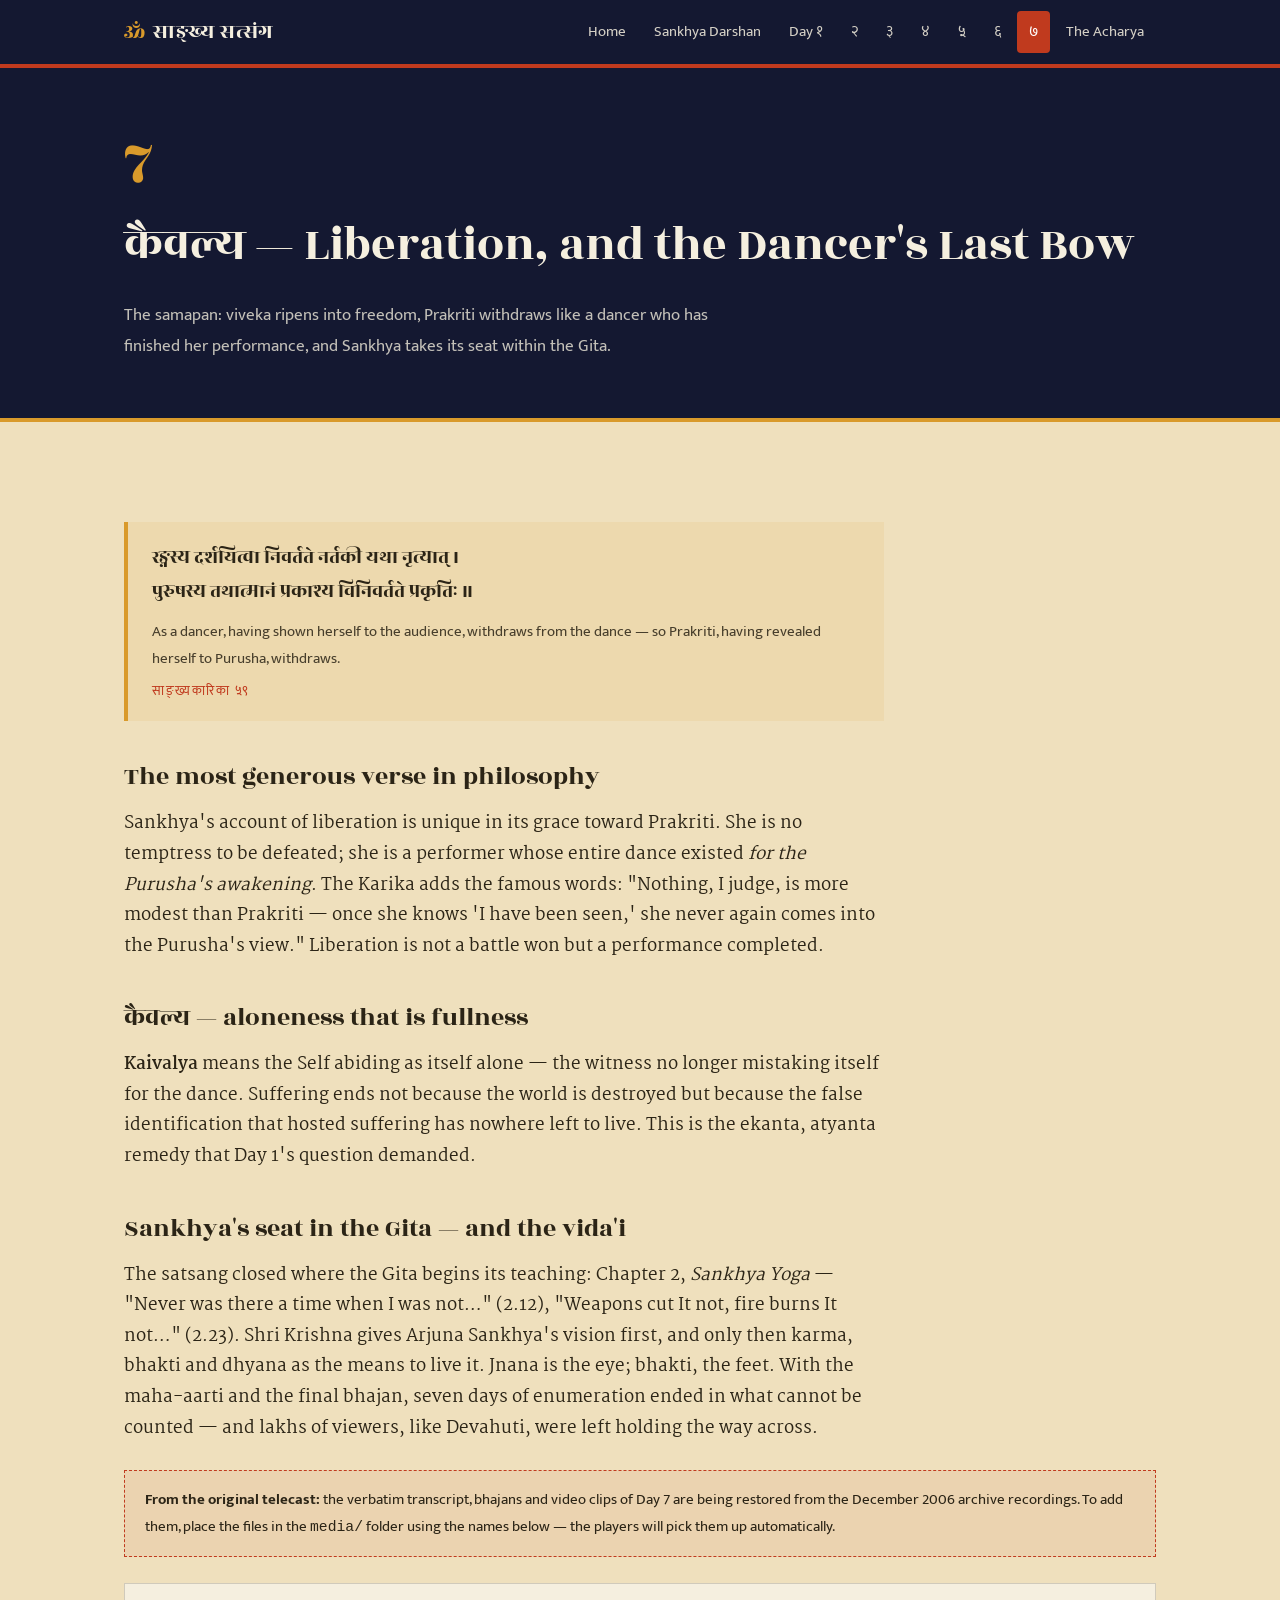
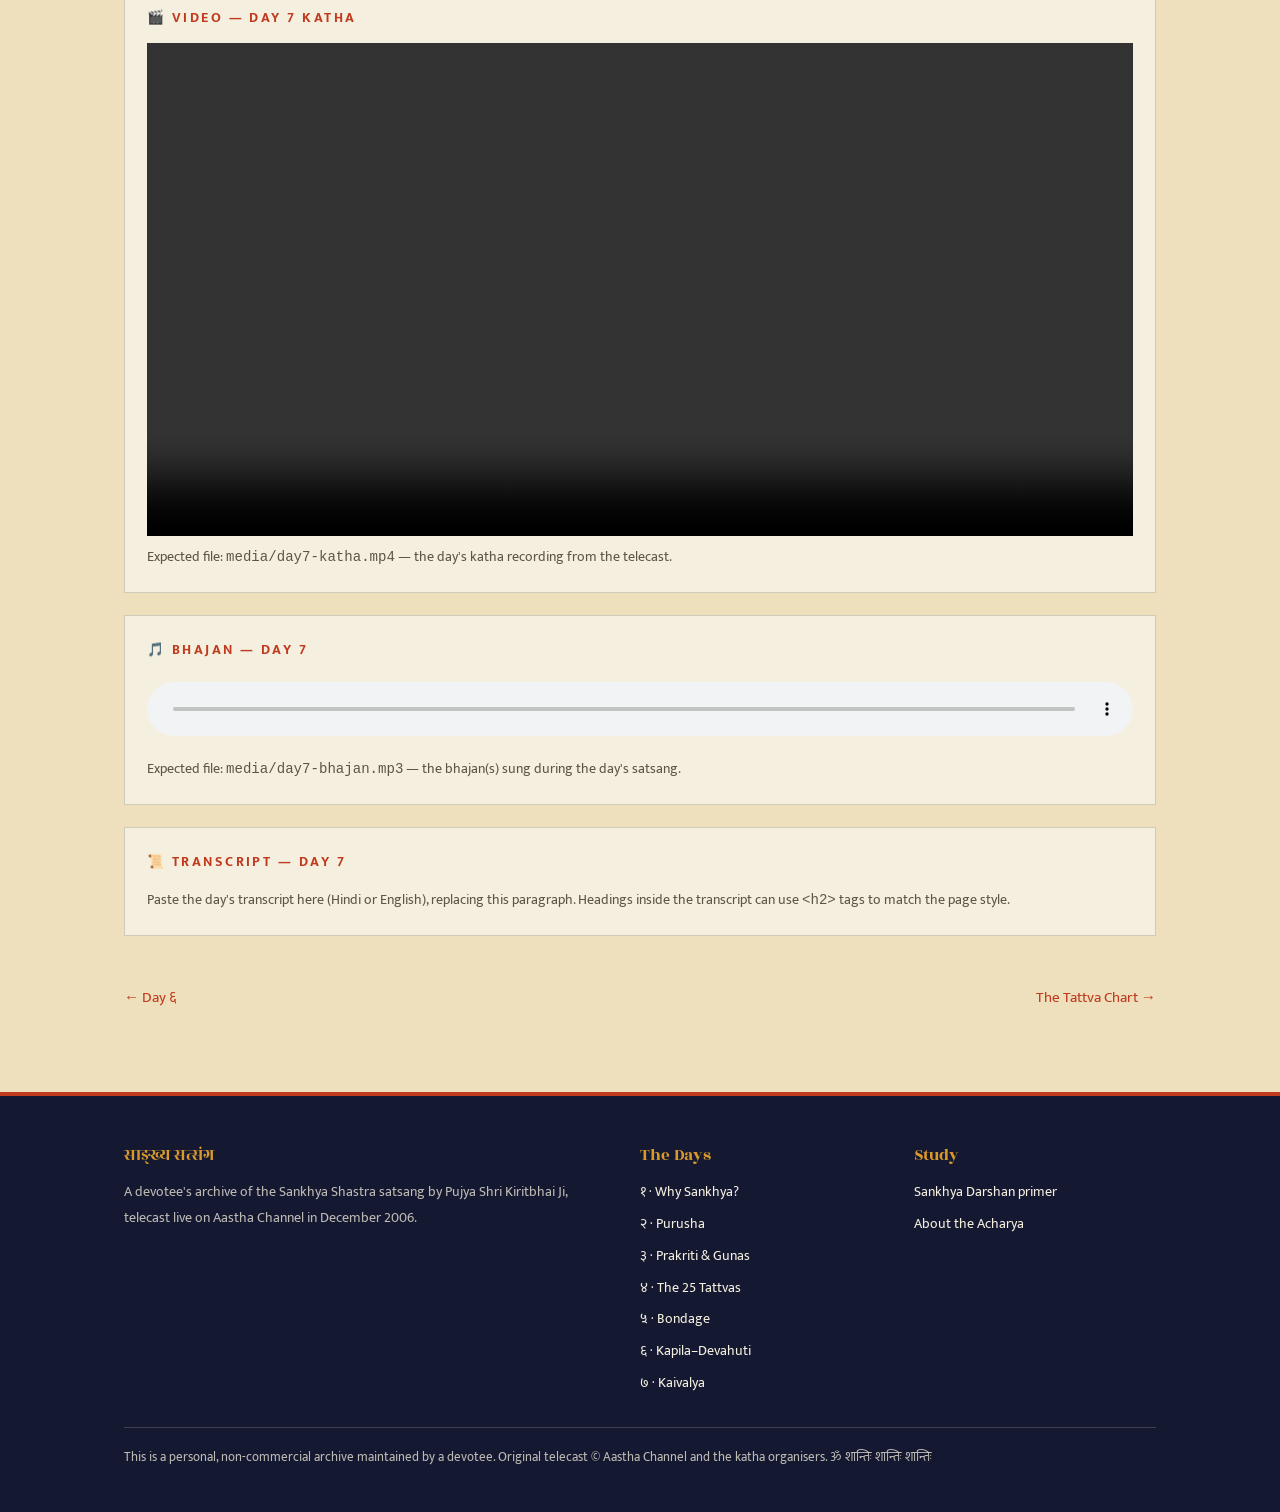
<file: day7.html>
<!DOCTYPE html>
<html lang="hi">
<head>
<meta charset="UTF-8">
<meta name="viewport" content="width=device-width, initial-scale=1.0">
<title>Day 7 · कैवल्य · Sankhya Satsang</title>
<meta name="description" content="Day 7 of the Sankhya Shastra satsang by Pujya Shri Kiritbhai Ji (Aastha Channel, December 2006): कैवल्य.">
<link rel="preconnect" href="https://fonts.googleapis.com">
<link rel="preconnect" href="https://fonts.gstatic.com" crossorigin>
<link href="https://fonts.googleapis.com/css2?family=Rozha+One&family=Martel:wght@400;600&family=Mukta:wght@400;500;600&display=swap" rel="stylesheet">
<link rel="stylesheet" href="css/style.css">
</head>
<body>

<header class="site-header">
  <div class="wrap">
    <a class="brand" href="index.html"><span class="om">ॐ</span>साङ्ख्य सत्संग</a>
    <nav class="main-nav" aria-label="Primary">
      <a href="index.html">Home</a>
      <a href="sankhya.html">Sankhya Darshan</a>
      <a href="day1.html">Day १</a>
      <a href="day2.html">२</a>
      <a href="day3.html">३</a>
      <a href="day4.html">४</a>
      <a href="day5.html">५</a>
      <a href="day6.html">६</a>
      <a href="day7.html">७</a>
      <a href="acharya.html">The Acharya</a>
    </nav>
  </div>
</header>

<main>
  <div class="day-hero">
    <div class="wrap">
      <div class="day-num">७</div>
      <h1>कैवल्य — Liberation, and the Dancer's Last Bow</h1>
      <p class="day-sub">The samapan: viveka ripens into freedom, Prakriti withdraws like a dancer who has finished her performance, and Sankhya takes its seat within the Gita.</p>
    </div>
  </div>

  <section class="band">
    <div class="wrap">
      <article class="teaching reveal">
        <div class="shloka">
          <div class="sa">रङ्गस्य दर्शयित्वा निवर्तते नर्तकी यथा नृत्यात् ।<br>पुरुषस्य तथात्मानं प्रकाश्य विनिवर्तते प्रकृतिः ॥</div>
          <div class="tr">As a dancer, having shown herself to the audience, withdraws from the dance — so Prakriti, having revealed herself to Purusha, withdraws.</div>
          <div class="src">साङ्ख्यकारिका ५९</div>
        </div>
        
<h2>The most generous verse in philosophy</h2>
<p>Sankhya's account of liberation is unique in its grace toward Prakriti. She is no temptress to be defeated; she is a performer whose entire dance existed <em>for the Purusha's awakening</em>. The Karika adds the famous words: "Nothing, I judge, is more modest than Prakriti — once she knows 'I have been seen,' she never again comes into the Purusha's view." Liberation is not a battle won but a performance completed.</p>
<h2>कैवल्य — aloneness that is fullness</h2>
<p><strong>Kaivalya</strong> means the Self abiding as itself alone — the witness no longer mistaking itself for the dance. Suffering ends not because the world is destroyed but because the false identification that hosted suffering has nowhere left to live. This is the ekanta, atyanta remedy that Day 1's question demanded.</p>
<h2>Sankhya's seat in the Gita — and the vida'i</h2>
<p>The satsang closed where the Gita begins its teaching: Chapter 2, <em>Sankhya Yoga</em> — "Never was there a time when I was not…" (2.12), "Weapons cut It not, fire burns It not…" (2.23). Shri Krishna gives Arjuna Sankhya's vision first, and only then karma, bhakti and dhyana as the means to live it. Jnana is the eye; bhakti, the feet. With the maha-aarti and the final bhajan, seven days of enumeration ended in what cannot be counted — and lakhs of viewers, like Devahuti, were left holding the way across.</p>

      </article>

      <div class="archive-note reveal">
        <strong>From the original telecast:</strong> the verbatim transcript, bhajans and video clips of Day 7 are being restored from the December 2006 archive recordings. To add them, place the files in the <code>media/</code> folder using the names below — the players will pick them up automatically.
      </div>

      <div class="media-block reveal">
        <h4>🎬 Video — Day 7 katha</h4>
        <video controls preload="none">
          <source src="media/day7-katha.mp4" type="video/mp4">
          Your browser does not support the video tag.
        </video>
        <p class="caption">Expected file: <code>media/day7-katha.mp4</code> — the day's katha recording from the telecast.</p>
      </div>

      <div class="media-block reveal">
        <h4>🎵 Bhajan — Day 7</h4>
        <audio controls preload="none" src="media/day7-bhajan.mp3"></audio>
        <p class="caption">Expected file: <code>media/day7-bhajan.mp3</code> — the bhajan(s) sung during the day's satsang.</p>
      </div>

      <div class="media-block reveal">
        <h4>📜 Transcript — Day 7</h4>
        <p class="caption">Paste the day's transcript here (Hindi or English), replacing this paragraph. Headings inside the transcript can use <code>&lt;h2&gt;</code> tags to match the page style.</p>
      </div>

      <div class="day-nav-row">
        <span><a href="day6.html">← Day ६</a></span>
        <span><a href="sankhya.html">The Tattva Chart →</a></span>
      </div>
    </div>
  </section>
</main>

<footer class="site-footer">
  <div class="wrap">
    <div class="foot-grid">
      <div>
        <h4>साङ्ख्य सत्संग</h4>
        <p>A devotee's archive of the Sankhya Shastra satsang by Pujya Shri Kiritbhai Ji, telecast live on Aastha Channel in December 2006.</p>
      </div>
      <div>
        <h4>The Days</h4>
        <ul>
          <li><a href="day1.html">१ · Why Sankhya?</a></li>
          <li><a href="day2.html">२ · Purusha</a></li>
          <li><a href="day3.html">३ · Prakriti &amp; Gunas</a></li>
          <li><a href="day4.html">४ · The 25 Tattvas</a></li>
          <li><a href="day5.html">५ · Bondage</a></li>
          <li><a href="day6.html">६ · Kapila–Devahuti</a></li>
          <li><a href="day7.html">७ · Kaivalya</a></li>
        </ul>
      </div>
      <div>
        <h4>Study</h4>
        <ul>
          <li><a href="sankhya.html">Sankhya Darshan primer</a></li>
          <li><a href="acharya.html">About the Acharya</a></li>
        </ul>
      </div>
    </div>
    <p class="foot-note">This is a personal, non-commercial archive maintained by a devotee. Original telecast © Aastha Channel and the katha organisers. ॐ शान्तिः शान्तिः शान्तिः</p>
  </div>
</footer>

<script src="js/main.js"></script>
</body>
</html>
</file>
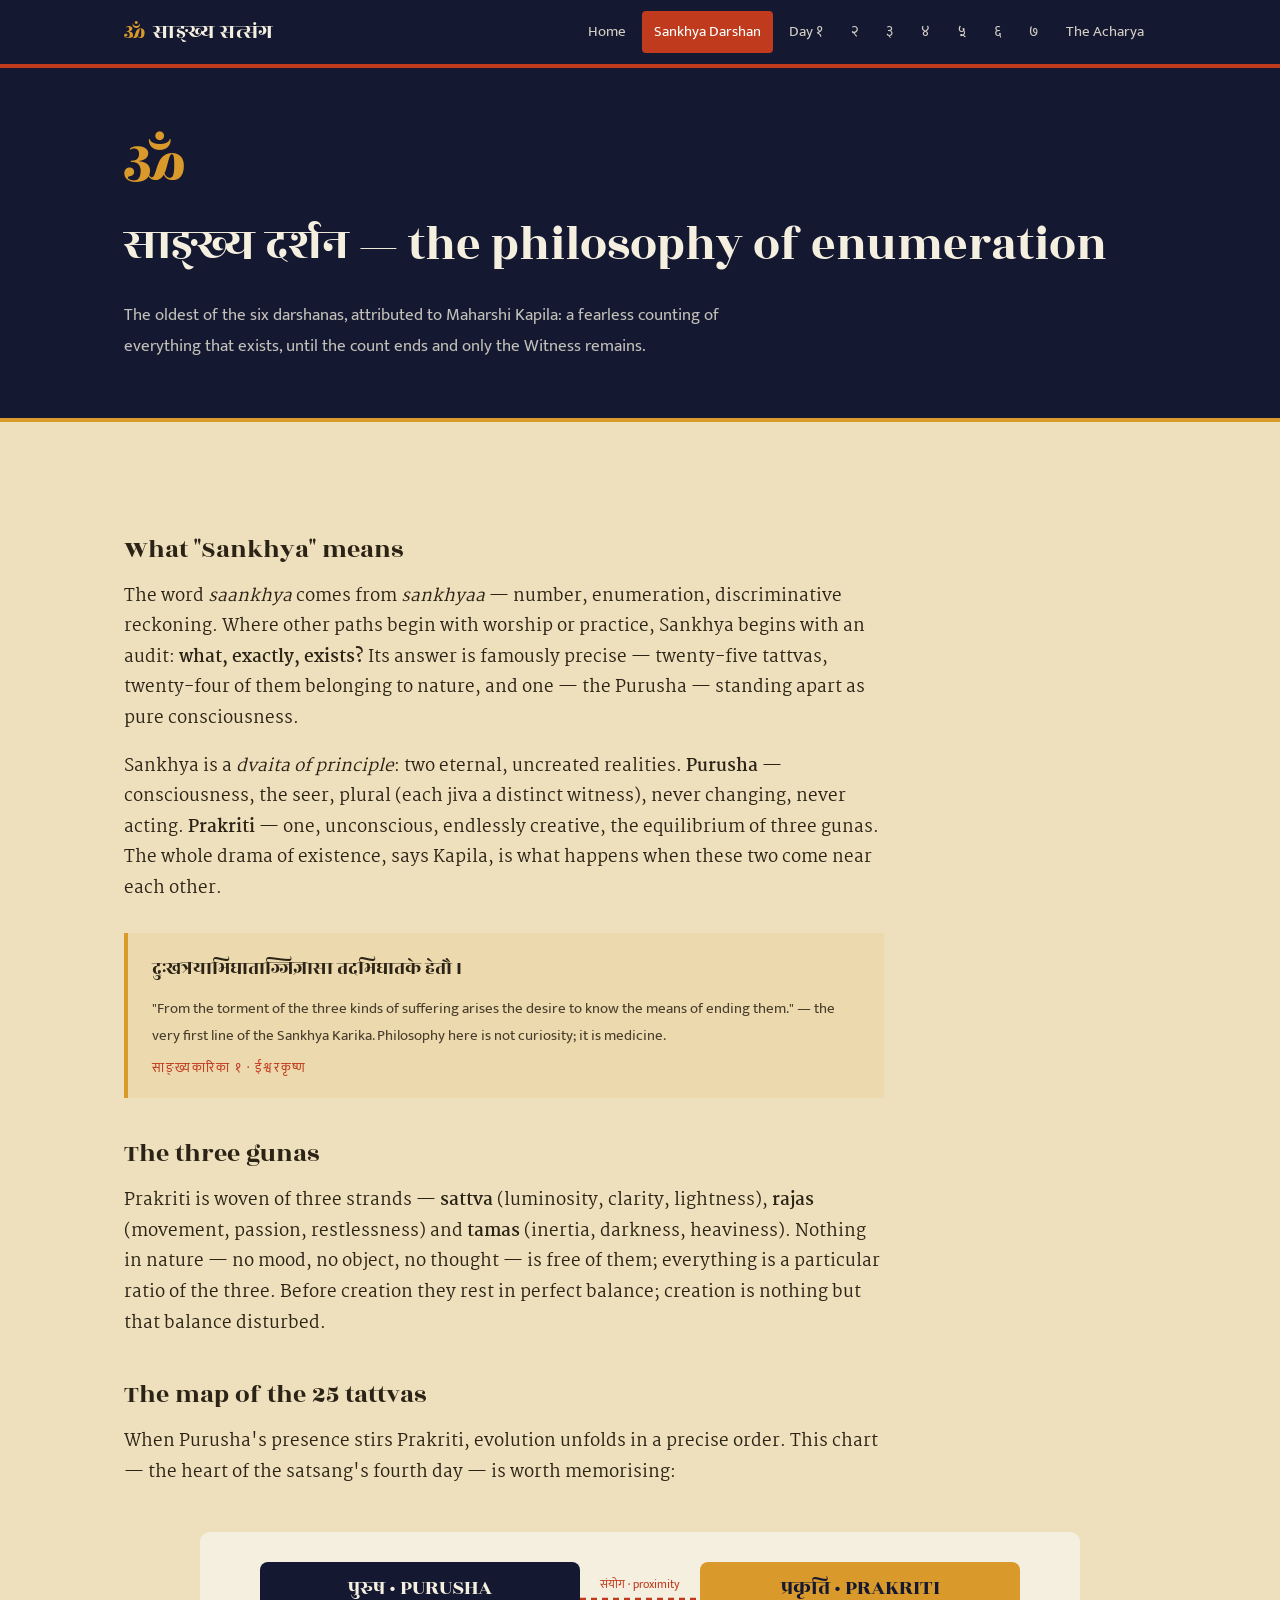
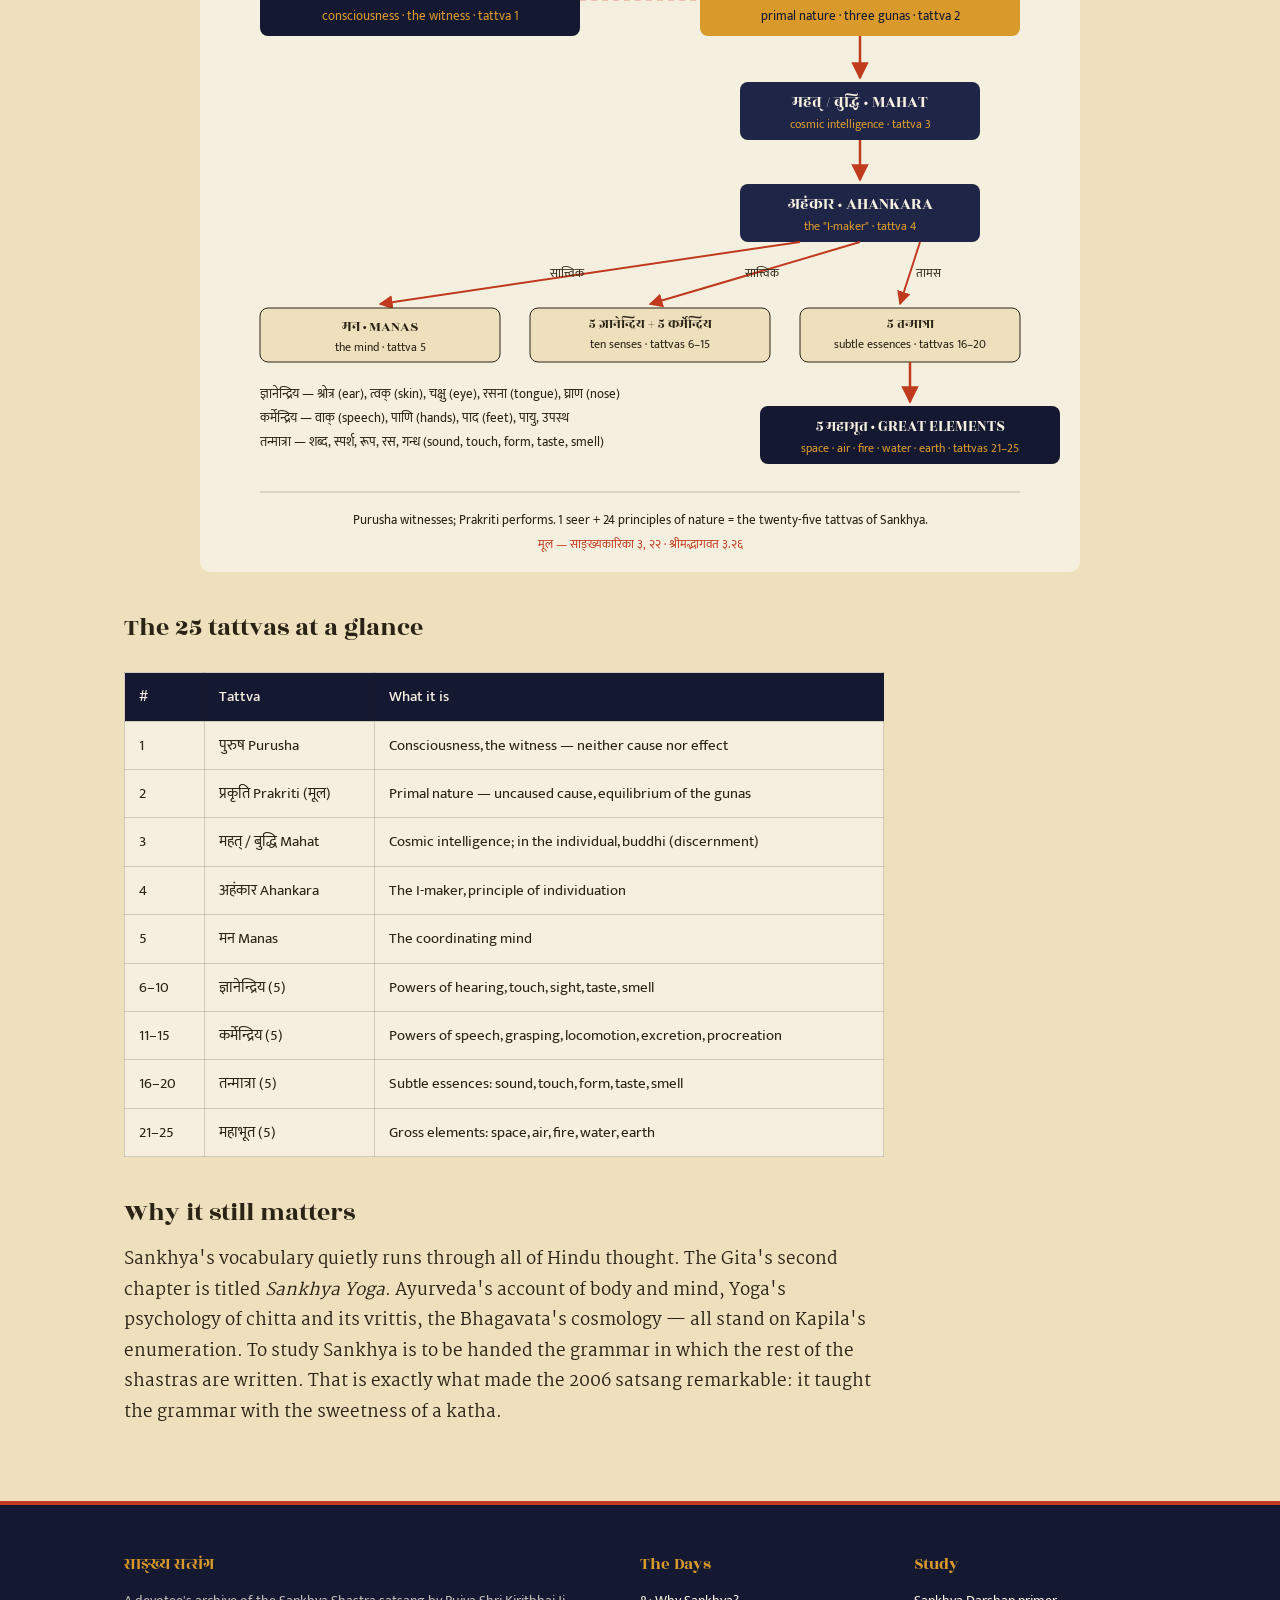
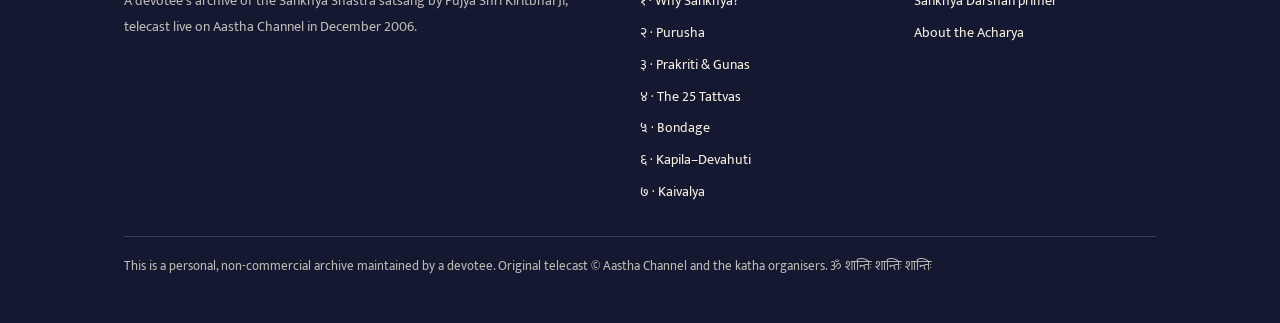
<file: sankhya.html>
<!DOCTYPE html>
<html lang="hi">
<head>
<meta charset="UTF-8">
<meta name="viewport" content="width=device-width, initial-scale=1.0">
<title>साङ्ख्य दर्शन — The 25 Tattvas · Sankhya Satsang</title>
<meta name="description" content="A clear primer on Sankhya Darshan: Purusha, Prakriti, the three gunas and the complete chart of the 25 tattvas.">
<link rel="preconnect" href="https://fonts.googleapis.com">
<link rel="preconnect" href="https://fonts.gstatic.com" crossorigin>
<link href="https://fonts.googleapis.com/css2?family=Rozha+One&family=Martel:wght@400;600&family=Mukta:wght@400;500;600&display=swap" rel="stylesheet">
<link rel="stylesheet" href="css/style.css">
</head>
<body>

<header class="site-header">
  <div class="wrap">
    <a class="brand" href="index.html"><span class="om">ॐ</span>साङ्ख्य सत्संग</a>
    <nav class="main-nav" aria-label="Primary">
      <a href="index.html">Home</a>
      <a href="sankhya.html">Sankhya Darshan</a>
      <a href="day1.html">Day १</a>
      <a href="day2.html">२</a>
      <a href="day3.html">३</a>
      <a href="day4.html">४</a>
      <a href="day5.html">५</a>
      <a href="day6.html">६</a>
      <a href="day7.html">७</a>
      <a href="acharya.html">The Acharya</a>
    </nav>
  </div>
</header>

<main>
  <div class="day-hero">
    <div class="wrap">
      <div class="day-num">ॐ</div>
      <h1>साङ्ख्य दर्शन — the philosophy of enumeration</h1>
      <p class="day-sub">The oldest of the six darshanas, attributed to Maharshi Kapila: a fearless counting of everything that exists, until the count ends and only the Witness remains.</p>
    </div>
  </div>

  <section class="band">
    <div class="wrap">
      <article class="teaching">
        <h2>What "Sankhya" means</h2>
        <p>The word <em>saankhya</em> comes from <em>sankhyaa</em> — number, enumeration, discriminative reckoning. Where other paths begin with worship or practice, Sankhya begins with an audit: <strong>what, exactly, exists?</strong> Its answer is famously precise — twenty-five tattvas, twenty-four of them belonging to nature, and one — the Purusha — standing apart as pure consciousness.</p>
        <p>Sankhya is a <em>dvaita of principle</em>: two eternal, uncreated realities. <strong>Purusha</strong> — consciousness, the seer, plural (each jiva a distinct witness), never changing, never acting. <strong>Prakriti</strong> — one, unconscious, endlessly creative, the equilibrium of three gunas. The whole drama of existence, says Kapila, is what happens when these two come near each other.</p>

        <div class="shloka">
          <div class="sa">दुःखत्रयाभिघाताज्जिज्ञासा तदभिघातके हेतौ ।</div>
          <div class="tr">"From the torment of the three kinds of suffering arises the desire to know the means of ending them." — the very first line of the Sankhya Karika. Philosophy here is not curiosity; it is medicine.</div>
          <div class="src">साङ्ख्यकारिका १ · ईश्वरकृष्ण</div>
        </div>

        <h2>The three gunas</h2>
        <p>Prakriti is woven of three strands — <strong>sattva</strong> (luminosity, clarity, lightness), <strong>rajas</strong> (movement, passion, restlessness) and <strong>tamas</strong> (inertia, darkness, heaviness). Nothing in nature — no mood, no object, no thought — is free of them; everything is a particular ratio of the three. Before creation they rest in perfect balance; creation is nothing but that balance disturbed.</p>

        <h2>The map of the 25 tattvas</h2>
        <p>When Purusha's presence stirs Prakriti, evolution unfolds in a precise order. This chart — the heart of the satsang's fourth day — is worth memorising:</p>
      </article>

      <div class="tattva-wrap reveal" role="img" aria-label="Chart of the 25 tattvas of Sankhya: Purusha and Prakriti above; from Prakriti emerges Mahat, then Ahankara, which gives rise to the mind, five organs of knowledge, five organs of action, and five tanmatras; from the tanmatras come the five great elements.">
        <svg viewBox="0 0 880 640" xmlns="http://www.w3.org/2000/svg" font-family="Mukta, sans-serif">
          <defs>
            <marker id="arr" viewBox="0 0 10 10" refX="9" refY="5" markerWidth="7" markerHeight="7" orient="auto-start-reverse">
              <path d="M0,0 L10,5 L0,10 z" fill="#c03a1e"/>
            </marker>
          </defs>

          <!-- background -->
          <rect x="0" y="0" width="880" height="640" fill="#f5efdf" rx="10"/>

          <!-- Purusha -->
          <rect x="60" y="30" width="320" height="74" rx="8" fill="#141831"/>
          <text x="220" y="62" text-anchor="middle" fill="#f5efdf" font-size="22" font-family="Rozha One, serif">पुरुष · PURUSHA</text>
          <text x="220" y="88" text-anchor="middle" fill="#d99a2b" font-size="13">consciousness · the witness · tattva 1</text>

          <!-- Prakriti -->
          <rect x="500" y="30" width="320" height="74" rx="8" fill="#d99a2b"/>
          <text x="660" y="62" text-anchor="middle" fill="#141831" font-size="22" font-family="Rozha One, serif">प्रकृति · PRAKRITI</text>
          <text x="660" y="88" text-anchor="middle" fill="#141831" font-size="13">primal nature · three gunas · tattva 2</text>

          <!-- proximity line -->
          <line x1="380" y1="67" x2="500" y2="67" stroke="#c03a1e" stroke-width="2.5" stroke-dasharray="6 5"/>
          <text x="440" y="56" text-anchor="middle" fill="#c03a1e" font-size="12">संयोग · proximity</text>

          <!-- Prakriti -> Mahat -->
          <line x1="660" y1="104" x2="660" y2="146" stroke="#c03a1e" stroke-width="2.5" marker-end="url(#arr)"/>

          <!-- Mahat -->
          <rect x="540" y="150" width="240" height="58" rx="8" fill="#1f2547"/>
          <text x="660" y="175" text-anchor="middle" fill="#f5efdf" font-size="17" font-family="Rozha One, serif">महत् / बुद्धि · MAHAT</text>
          <text x="660" y="196" text-anchor="middle" fill="#d99a2b" font-size="12">cosmic intelligence · tattva 3</text>

          <!-- Mahat -> Ahankara -->
          <line x1="660" y1="208" x2="660" y2="248" stroke="#c03a1e" stroke-width="2.5" marker-end="url(#arr)"/>

          <!-- Ahankara -->
          <rect x="540" y="252" width="240" height="58" rx="8" fill="#1f2547"/>
          <text x="660" y="277" text-anchor="middle" fill="#f5efdf" font-size="17" font-family="Rozha One, serif">अहंकार · AHANKARA</text>
          <text x="660" y="298" text-anchor="middle" fill="#d99a2b" font-size="12">the "I-maker" · tattva 4</text>

          <!-- branches from Ahankara -->
          <line x1="600" y1="310" x2="180" y2="372" stroke="#c03a1e" stroke-width="2" marker-end="url(#arr)"/>
          <line x1="660" y1="310" x2="450" y2="372" stroke="#c03a1e" stroke-width="2" marker-end="url(#arr)"/>
          <line x1="720" y1="310" x2="700" y2="372" stroke="#c03a1e" stroke-width="2" marker-end="url(#arr)"/>
          <text x="350" y="345" fill="#2b2416" font-size="12">सात्त्विक</text>
          <text x="545" y="345" fill="#2b2416" font-size="12">सात्त्विक</text>
          <text x="716" y="345" fill="#2b2416" font-size="12">तामस</text>

          <!-- Manas -->
          <rect x="60" y="376" width="240" height="54" rx="8" fill="#efe0bd" stroke="#2b2416" stroke-width="1"/>
          <text x="180" y="399" text-anchor="middle" fill="#2b2416" font-size="15" font-family="Rozha One, serif">मन · MANAS</text>
          <text x="180" y="419" text-anchor="middle" fill="#2b2416" font-size="11.5">the mind · tattva 5</text>

          <!-- Indriyas -->
          <rect x="330" y="376" width="240" height="54" rx="8" fill="#efe0bd" stroke="#2b2416" stroke-width="1"/>
          <text x="450" y="396" text-anchor="middle" fill="#2b2416" font-size="13.5" font-family="Rozha One, serif">५ ज्ञानेन्द्रिय + ५ कर्मेन्द्रिय</text>
          <text x="450" y="416" text-anchor="middle" fill="#2b2416" font-size="11.5">ten senses · tattvas 6–15</text>

          <!-- Tanmatras -->
          <rect x="600" y="376" width="220" height="54" rx="8" fill="#efe0bd" stroke="#2b2416" stroke-width="1"/>
          <text x="710" y="396" text-anchor="middle" fill="#2b2416" font-size="14" font-family="Rozha One, serif">५ तन्मात्रा</text>
          <text x="710" y="416" text-anchor="middle" fill="#2b2416" font-size="11.5">subtle essences · tattvas 16–20</text>

          <!-- Tanmatra -> Mahabhuta -->
          <line x1="710" y1="430" x2="710" y2="470" stroke="#c03a1e" stroke-width="2.5" marker-end="url(#arr)"/>

          <!-- Mahabhutas -->
          <rect x="560" y="474" width="300" height="58" rx="8" fill="#141831"/>
          <text x="710" y="499" text-anchor="middle" fill="#f5efdf" font-size="16" font-family="Rozha One, serif">५ महाभूत · GREAT ELEMENTS</text>
          <text x="710" y="520" text-anchor="middle" fill="#d99a2b" font-size="12">space · air · fire · water · earth · tattvas 21–25</text>

          <!-- senses detail -->
          <text x="60" y="466" fill="#2b2416" font-size="12.5">ज्ञानेन्द्रिय — श्रोत्र (ear), त्वक् (skin), चक्षु (eye), रसना (tongue), घ्राण (nose)</text>
          <text x="60" y="490" fill="#2b2416" font-size="12.5">कर्मेन्द्रिय — वाक् (speech), पाणि (hands), पाद (feet), पायु, उपस्थ</text>
          <text x="60" y="514" fill="#2b2416" font-size="12.5">तन्मात्रा — शब्द, स्पर्श, रूप, रस, गन्ध (sound, touch, form, taste, smell)</text>

          <!-- footer note -->
          <line x1="60" y1="560" x2="820" y2="560" stroke="#2b2416" stroke-opacity="0.25" stroke-width="1"/>
          <text x="440" y="592" text-anchor="middle" fill="#2b2416" font-size="13">Purusha witnesses; Prakriti performs. 1 seer + 24 principles of nature = the twenty-five tattvas of Sankhya.</text>
          <text x="440" y="616" text-anchor="middle" fill="#c03a1e" font-size="12">मूल — साङ्ख्यकारिका ३, २२ · श्रीमद्भागवत ३.२६</text>
        </svg>
      </div>

      <article class="teaching">
        <h2>The 25 tattvas at a glance</h2>
        <table class="tattva-table">
          <tr><th>#</th><th>Tattva</th><th>What it is</th></tr>
          <tr><td>1</td><td>पुरुष Purusha</td><td>Consciousness, the witness — neither cause nor effect</td></tr>
          <tr><td>2</td><td>प्रकृति Prakriti (मूल)</td><td>Primal nature — uncaused cause, equilibrium of the gunas</td></tr>
          <tr><td>3</td><td>महत् / बुद्धि Mahat</td><td>Cosmic intelligence; in the individual, buddhi (discernment)</td></tr>
          <tr><td>4</td><td>अहंकार Ahankara</td><td>The I-maker, principle of individuation</td></tr>
          <tr><td>5</td><td>मन Manas</td><td>The coordinating mind</td></tr>
          <tr><td>6–10</td><td>ज्ञानेन्द्रिय (5)</td><td>Powers of hearing, touch, sight, taste, smell</td></tr>
          <tr><td>11–15</td><td>कर्मेन्द्रिय (5)</td><td>Powers of speech, grasping, locomotion, excretion, procreation</td></tr>
          <tr><td>16–20</td><td>तन्मात्रा (5)</td><td>Subtle essences: sound, touch, form, taste, smell</td></tr>
          <tr><td>21–25</td><td>महाभूत (5)</td><td>Gross elements: space, air, fire, water, earth</td></tr>
        </table>

        <h2>Why it still matters</h2>
        <p>Sankhya's vocabulary quietly runs through all of Hindu thought. The Gita's second chapter is titled <em>Sankhya Yoga</em>. Ayurveda's account of body and mind, Yoga's psychology of chitta and its vrittis, the Bhagavata's cosmology — all stand on Kapila's enumeration. To study Sankhya is to be handed the grammar in which the rest of the shastras are written. That is exactly what made the 2006 satsang remarkable: it taught the grammar with the sweetness of a katha.</p>
      </article>
    </div>
  </section>
</main>

<footer class="site-footer">
  <div class="wrap">
    <div class="foot-grid">
      <div>
        <h4>साङ्ख्य सत्संग</h4>
        <p>A devotee's archive of the Sankhya Shastra satsang by Pujya Shri Kiritbhai Ji, telecast live on Aastha Channel in December 2006.</p>
      </div>
      <div>
        <h4>The Days</h4>
        <ul>
          <li><a href="day1.html">१ · Why Sankhya?</a></li>
          <li><a href="day2.html">२ · Purusha</a></li>
          <li><a href="day3.html">३ · Prakriti &amp; Gunas</a></li>
          <li><a href="day4.html">४ · The 25 Tattvas</a></li>
          <li><a href="day5.html">५ · Bondage</a></li>
          <li><a href="day6.html">६ · Kapila–Devahuti</a></li>
          <li><a href="day7.html">७ · Kaivalya</a></li>
        </ul>
      </div>
      <div>
        <h4>Study</h4>
        <ul>
          <li><a href="sankhya.html">Sankhya Darshan primer</a></li>
          <li><a href="acharya.html">About the Acharya</a></li>
        </ul>
      </div>
    </div>
    <p class="foot-note">This is a personal, non-commercial archive maintained by a devotee. Original telecast © Aastha Channel and the katha organisers. ॐ शान्तिः शान्तिः शान्तिः</p>
  </div>
</footer>

<script src="js/main.js"></script>
</body>
</html>
</file>
<file: css/style.css>
/* ============================================================
   साङ्ख्य सत्संग — design system
   Duality of the darshana made visual:
   PURUSHA = deep indigo night (consciousness, the witness)
   PRAKRITI = haldi/turmeric warmth (matter, the manifest)
   KUMKUM  = vermilion accent (the meeting point)
   ============================================================ */

:root {
  --purusha: #141831;
  --purusha-soft: #1f2547;
  --prakriti: #efe0bd;
  --prakriti-deep: #e6d2a3;
  --kumkum: #c03a1e;
  --haldi: #d99a2b;
  --ink: #2b2416;
  --moon: #f5efdf;
  --line: rgba(43, 36, 22, 0.18);
  --line-dark: rgba(245, 239, 223, 0.18);

  --display: "Rozha One", "Tiro Devanagari Hindi", serif;
  --body: "Martel", "Noto Serif Devanagari", serif;
  --utility: "Mukta", "Noto Sans Devanagari", sans-serif;

  --max: 1080px;
}

* { box-sizing: border-box; margin: 0; padding: 0; }

html { scroll-behavior: smooth; }
@media (prefers-reduced-motion: reduce) {
  html { scroll-behavior: auto; }
  .reveal { opacity: 1 !important; transform: none !important; transition: none !important; }
}

body {
  font-family: var(--body);
  font-size: 17px;
  line-height: 1.8;
  color: var(--ink);
  background: var(--prakriti);
}

img, svg, video { max-width: 100%; display: block; }

a { color: var(--kumkum); text-decoration: none; }
a:hover { text-decoration: underline; }
a:focus-visible, button:focus-visible {
  outline: 3px solid var(--kumkum);
  outline-offset: 3px;
}

.wrap { max-width: var(--max); margin: 0 auto; padding: 0 24px; }

/* ---------- header ---------- */
.site-header {
  background: var(--purusha);
  color: var(--moon);
  border-bottom: 4px solid var(--kumkum);
  position: sticky;
  top: 0;
  z-index: 50;
}
.site-header .wrap {
  display: flex;
  align-items: center;
  justify-content: space-between;
  gap: 16px;
  min-height: 64px;
  flex-wrap: wrap;
  padding-top: 8px;
  padding-bottom: 8px;
}
.brand {
  font-family: var(--display);
  font-size: 1.35rem;
  color: var(--moon);
  letter-spacing: 0.02em;
  white-space: nowrap;
}
.brand:hover { text-decoration: none; color: var(--haldi); }
.brand .om { color: var(--haldi); margin-right: 8px; }

nav.main-nav { display: flex; gap: 4px; flex-wrap: wrap; }
nav.main-nav a {
  font-family: var(--utility);
  font-size: 0.92rem;
  color: var(--moon);
  padding: 8px 12px;
  border-radius: 4px;
  opacity: 0.85;
}
nav.main-nav a:hover { background: var(--purusha-soft); text-decoration: none; opacity: 1; }
nav.main-nav a.active { background: var(--kumkum); color: #fff; opacity: 1; }

/* ---------- hero: the duality split ---------- */
.hero {
  display: grid;
  grid-template-columns: 1fr 1fr;
  min-height: 72vh;
  position: relative;
}
.hero-half { padding: 9vh 6vw; display: flex; flex-direction: column; justify-content: center; }
.hero-purusha { background: var(--purusha); color: var(--moon); }
.hero-prakriti { background: var(--prakriti); color: var(--ink); }

.hero-eyebrow {
  font-family: var(--utility);
  font-size: 0.8rem;
  letter-spacing: 0.28em;
  text-transform: uppercase;
  margin-bottom: 18px;
}
.hero-purusha .hero-eyebrow { color: var(--haldi); }
.hero-prakriti .hero-eyebrow { color: var(--kumkum); }

.hero-word {
  font-family: var(--display);
  font-size: clamp(2.6rem, 6vw, 4.6rem);
  line-height: 1.15;
}
.hero-def { margin-top: 18px; max-width: 34ch; font-size: 1.02rem; }
.hero-purusha .hero-def { color: rgba(245, 239, 223, 0.82); }

.hero-bridge {
  position: absolute;
  left: 50%;
  top: 50%;
  transform: translate(-50%, -50%);
  background: var(--kumkum);
  color: #fff;
  font-family: var(--utility);
  font-size: 0.85rem;
  letter-spacing: 0.2em;
  text-transform: uppercase;
  padding: 12px 20px;
  border-radius: 999px;
  box-shadow: 0 6px 28px rgba(0, 0, 0, 0.35);
  white-space: nowrap;
}

.hero-banner {
  background: var(--purusha-soft);
  color: var(--moon);
  text-align: center;
  padding: 26px 24px;
  border-top: 1px solid var(--line-dark);
}
.hero-banner h1 {
  font-family: var(--display);
  font-size: clamp(1.5rem, 3.4vw, 2.3rem);
  font-weight: 400;
}
.hero-banner p {
  font-family: var(--utility);
  margin-top: 8px;
  color: rgba(245, 239, 223, 0.75);
  font-size: 0.95rem;
}

/* ---------- sections ---------- */
section.band { padding: 72px 0; }
section.band-dark { background: var(--purusha); color: var(--moon); }
section.band-deep { background: var(--prakriti-deep); }

.section-head { margin-bottom: 40px; max-width: 720px; }
.eyebrow {
  font-family: var(--utility);
  font-size: 0.78rem;
  letter-spacing: 0.3em;
  text-transform: uppercase;
  color: var(--kumkum);
  display: block;
  margin-bottom: 10px;
}
.band-dark .eyebrow { color: var(--haldi); }
h2 {
  font-family: var(--display);
  font-weight: 400;
  font-size: clamp(1.7rem, 3.6vw, 2.5rem);
  line-height: 1.25;
}
h3 {
  font-family: var(--display);
  font-weight: 400;
  font-size: 1.35rem;
  margin-bottom: 12px;
}
.lede { font-size: 1.08rem; margin-top: 14px; max-width: 65ch; }
.band-dark .lede { color: rgba(245, 239, 223, 0.85); }

p + p { margin-top: 1em; }

.shloka {
  border-left: 4px solid var(--haldi);
  padding: 18px 24px;
  margin: 28px 0;
  background: rgba(217, 154, 43, 0.1);
}
.shloka .sa {
  font-family: var(--display);
  font-size: 1.25rem;
  line-height: 1.7;
}
.shloka .tr {
  font-family: var(--utility);
  font-size: 0.95rem;
  margin-top: 10px;
  opacity: 0.85;
}
.shloka .src {
  font-family: var(--utility);
  font-size: 0.8rem;
  letter-spacing: 0.12em;
  text-transform: uppercase;
  margin-top: 8px;
  color: var(--kumkum);
}
.band-dark .shloka { background: rgba(217, 154, 43, 0.12); }
.band-dark .shloka .src { color: var(--haldi); }

/* ---------- day cards ---------- */
.day-grid {
  display: grid;
  grid-template-columns: repeat(auto-fill, minmax(290px, 1fr));
  gap: 22px;
  margin-top: 40px;
}
.day-card {
  background: var(--moon);
  border: 1px solid var(--line);
  border-top: 5px solid var(--haldi);
  padding: 26px 24px 28px;
  display: flex;
  flex-direction: column;
  gap: 10px;
  color: var(--ink);
  transition: transform 0.25s ease, box-shadow 0.25s ease;
}
.day-card:hover {
  text-decoration: none;
  transform: translateY(-4px);
  box-shadow: 0 14px 34px rgba(20, 24, 49, 0.16);
  border-top-color: var(--kumkum);
}
.day-num {
  font-family: var(--display);
  font-size: 2.6rem;
  color: var(--kumkum);
  line-height: 1;
}
.day-card h3 { margin: 0; font-size: 1.25rem; }
.day-card .day-sub {
  font-family: var(--utility);
  font-size: 0.92rem;
  color: rgba(43, 36, 22, 0.7);
}
.day-card .day-go {
  margin-top: auto;
  font-family: var(--utility);
  font-size: 0.85rem;
  letter-spacing: 0.14em;
  text-transform: uppercase;
  color: var(--kumkum);
}

/* ---------- day page ---------- */
.day-hero {
  background: var(--purusha);
  color: var(--moon);
  padding: 64px 0 56px;
  border-bottom: 4px solid var(--haldi);
}
.day-hero .day-num { font-size: 4rem; color: var(--haldi); }
.day-hero h1 {
  font-family: var(--display);
  font-weight: 400;
  font-size: clamp(1.9rem, 4.5vw, 3rem);
  margin-top: 6px;
}
.day-hero .day-sub {
  font-family: var(--utility);
  margin-top: 12px;
  color: rgba(245, 239, 223, 0.78);
  max-width: 62ch;
}

.day-nav-row {
  display: flex;
  justify-content: space-between;
  gap: 16px;
  margin: 48px 0 8px;
  font-family: var(--utility);
  font-size: 0.95rem;
}

article.teaching { max-width: 760px; }
article.teaching h2 { margin: 40px 0 16px; font-size: 1.6rem; }
article.teaching ul, article.teaching ol { margin: 1em 0 1em 1.4em; }
article.teaching li + li { margin-top: 0.5em; }

/* ---------- archive (media) slots ---------- */
.archive-note {
  background: rgba(192, 58, 30, 0.08);
  border: 1px dashed var(--kumkum);
  padding: 16px 20px;
  font-family: var(--utility);
  font-size: 0.92rem;
  margin: 26px 0;
}
.media-block {
  background: var(--moon);
  border: 1px solid var(--line);
  padding: 22px;
  margin: 22px 0;
}
.media-block h4 {
  font-family: var(--utility);
  font-size: 0.85rem;
  letter-spacing: 0.18em;
  text-transform: uppercase;
  color: var(--kumkum);
  margin-bottom: 12px;
}
.media-block audio, .media-block video { width: 100%; margin-top: 8px; }
.media-block .caption {
  font-family: var(--utility);
  font-size: 0.88rem;
  opacity: 0.75;
  margin-top: 8px;
}

/* ---------- tattva chart ---------- */
.tattva-wrap { margin: 44px auto 8px; max-width: 880px; }
.tattva-wrap svg { width: 100%; height: auto; }

/* ---------- tables ---------- */
table.tattva-table {
  width: 100%;
  border-collapse: collapse;
  font-family: var(--utility);
  font-size: 0.95rem;
  margin: 28px 0;
  background: var(--moon);
}
table.tattva-table th, table.tattva-table td {
  border: 1px solid var(--line);
  padding: 10px 14px;
  text-align: left;
  vertical-align: top;
}
table.tattva-table th {
  background: var(--purusha);
  color: var(--moon);
  font-weight: 500;
}

/* ---------- footer ---------- */
footer.site-footer {
  background: var(--purusha);
  color: rgba(245, 239, 223, 0.75);
  padding: 44px 0;
  font-family: var(--utility);
  font-size: 0.9rem;
  border-top: 4px solid var(--kumkum);
}
footer .foot-grid {
  display: grid;
  grid-template-columns: 2fr 1fr 1fr;
  gap: 32px;
}
footer h4 {
  color: var(--haldi);
  font-family: var(--display);
  font-weight: 400;
  margin-bottom: 10px;
  font-size: 1.05rem;
}
footer a { color: var(--moon); }
footer ul { list-style: none; }
footer li + li { margin-top: 6px; }
.foot-note { margin-top: 30px; padding-top: 18px; border-top: 1px solid var(--line-dark); font-size: 0.82rem; }

/* ---------- reveal animation ---------- */
.reveal { opacity: 0; transform: translateY(18px); transition: opacity 0.7s ease, transform 0.7s ease; }
.reveal.in { opacity: 1; transform: none; }

/* ---------- responsive ---------- */
@media (max-width: 760px) {
  .hero { grid-template-columns: 1fr; min-height: unset; }
  .hero-half { padding: 56px 24px; }
  .hero-bridge { position: static; transform: none; display: inline-block; margin: -22px auto 0; position: relative; left: 50%; transform: translateX(-50%); top: -22px; }
  footer .foot-grid { grid-template-columns: 1fr; }
  .site-header .wrap { justify-content: center; }
}
</file>
